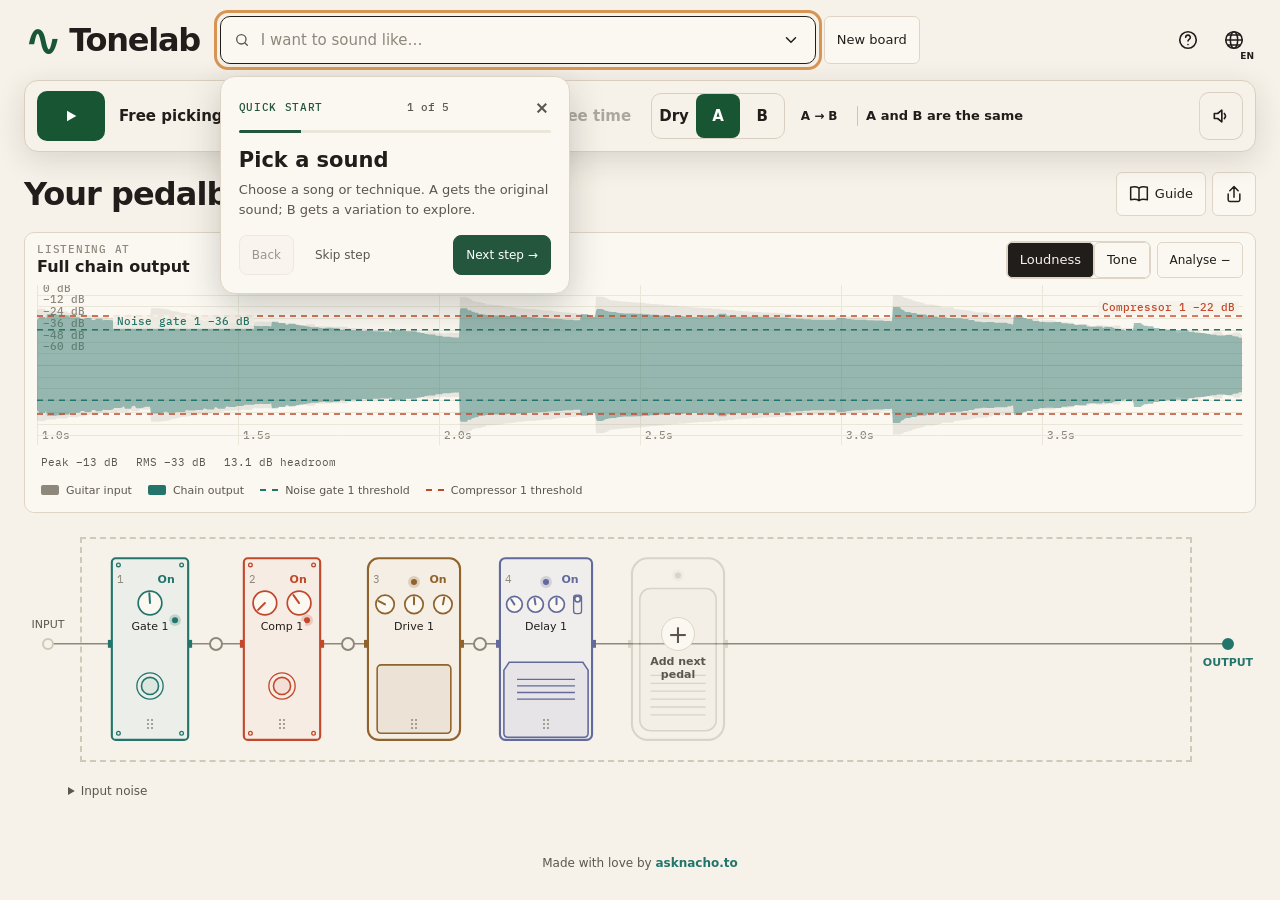
<file: index.html>
<!doctype html>
<html lang="en">
<head>
  <meta charset="utf-8" />
  <script async src="https://www.googletagmanager.com/gtm.js?id=GTM-NVR9H3X4"></script>
  <script>
    window.dataLayer = window.dataLayer || [];
    function gtag(){dataLayer.push(arguments);}
    gtag('js', new Date());
  </script>
  <meta name="viewport" content="width=device-width, initial-scale=1" />
  <title>Tonelab</title>
  <meta name="description" content="See how audio effects reshape a waveform, live." />
  <link rel="preconnect" href="https://fonts.googleapis.com" />
  <link rel="preconnect" href="https://fonts.gstatic.com" crossorigin />
  <link href="https://fonts.googleapis.com/css2?family=IBM+Plex+Mono:wght@400;500&family=IBM+Plex+Sans:wght@400;500;600&display=swap" rel="stylesheet" />
  <link rel="stylesheet" href="css/style.css?v=languages-1" />
</head>
<body>
  <svg class="icon-sprite" aria-hidden="true" xmlns="http://www.w3.org/2000/svg"><defs><symbol id="icon-save" viewBox="0 0 24 24"><path d="M19 21H5a2 2 0 0 1-2-2V5a2 2 0 0 1 2-2h12l4 4v12a2 2 0 0 1-2 2Z"/><path d="M7 3v6h10V3M7 21v-8h10v8"/></symbol><symbol id="icon-share" viewBox="0 0 24 24"><path d="M12 16V3m-5 5 5-5 5 5M5 12v7a2 2 0 0 0 2 2h10a2 2 0 0 0 2-2v-7"/></symbol><symbol id="icon-copy" viewBox="0 0 24 24"><rect x="8" y="8" width="13" height="13" rx="2"/><path d="M16 8V5a2 2 0 0 0-2-2H5a2 2 0 0 0-2 2v9a2 2 0 0 0 2 2h3"/></symbol><symbol id="icon-undo" viewBox="0 0 24 24"><path d="m9 4-5 5 5 5M4 9h9a7 7 0 0 1 0 14"/></symbol><symbol id="icon-book" viewBox="0 0 24 24"><path d="M12 5c-3-2-6-2-10-1v15c4-1 7-1 10 1 3-2 6-2 10-1V4c-4-1-7-1-10 1Zm0 0v15"/></symbol><symbol id="icon-close" viewBox="0 0 24 24"><path d="m6 6 12 12M6 18 18 6"/></symbol><symbol id="icon-left" viewBox="0 0 24 24"><path d="m14 6-6 6 6 6"/></symbol><symbol id="icon-right" viewBox="0 0 24 24"><path d="m10 6 6 6-6 6"/></symbol><symbol id="icon-print" viewBox="0 0 24 24"><path d="M6 9V3h12v6M6 17H4a2 2 0 0 1-2-2v-4a2 2 0 0 1 2-2h16a2 2 0 0 1 2 2v4a2 2 0 0 1-2 2h-2"/><path d="M6 14h12v7H6zM18 12h.01"/></symbol><symbol id="icon-remove" viewBox="0 0 24 24"><path d="M3 6h18M9 6V3h6v3M5 6l1 15h12l1-15M10 10v7m4-7v7"/></symbol><symbol id="icon-play" viewBox="0 0 24 24"><path d="m8 5 11 7-11 7Z"/></symbol><symbol id="icon-stop" viewBox="0 0 24 24"><rect x="6" y="6" width="12" height="12" rx="1"/></symbol><symbol id="icon-audio-file" viewBox="0 0 24 24"><path d="M14 2H6a2 2 0 0 0-2 2v16a2 2 0 0 0 2 2h12a2 2 0 0 0 2-2V8Z"/><path d="M14 2v6h6M12 18v-7l4-1v6"/><ellipse cx="10" cy="18" rx="2" ry="1.5"/><ellipse cx="14" cy="16" rx="2" ry="1.5"/></symbol></defs></svg>
  <header class="masthead">
    <h1><span class="brand-mark" aria-hidden="true">∿</span> Tonelab</h1>
    <div class="tone-hero">
      <label id="tone-pick-label" for="tone-search" class="visually-hidden">I want to sound like</label>
      <div class="combo hero-select" id="tone-combo"><svg class="combo-search" aria-hidden="true" width="16" height="16" viewBox="0 0 24 24" fill="none" stroke="currentColor" stroke-width="2" stroke-linecap="round"><circle cx="11" cy="11" r="7"></circle><path d="M20 20l-3.5-3.5"></path></svg><input id="tone-search" type="text" role="combobox" aria-expanded="false" aria-controls="tone-list" aria-autocomplete="list" autocomplete="off" spellcheck="false" placeholder="I want to sound like…" /><svg aria-hidden="true" width="18" height="18" viewBox="0 0 24 24" fill="none" stroke="currentColor" stroke-width="2" stroke-linecap="round" stroke-linejoin="round"><path d="M6 9l6 6 6-6"></path></svg><ul id="tone-list" class="combo-list" role="listbox" aria-label="Sounds" hidden></ul></div><select id="tone-pick" hidden tabindex="-1" aria-hidden="true"></select>
      <button id="new-board" class="board-button new-board" type="button" aria-label="Start a new pedalboard" title="Start a new pedalboard">New board</button>
    </div>

    <div class="header-help">
      <button type="button" id="open-quick-start" class="quick-start-launch" aria-label="Quick start" title="Quick start"><svg width="22" height="22" viewBox="0 0 24 24" fill="none" stroke="currentColor" stroke-width="1.8" stroke-linecap="round" stroke-linejoin="round" aria-hidden="true"><circle cx="12" cy="12" r="9"/><path d="M9.5 9a2.5 2.5 0 0 1 5 .5c0 1.5-2.5 2-2.5 3.5M12 17h.01"/></svg></button>
      <button type="button" id="switch-language" class="language-switch" aria-label="Switch to Spanish" title="Switch to Spanish"><svg width="22" height="22" viewBox="0 0 24 24" fill="none" stroke="currentColor" stroke-width="1.7" aria-hidden="true"><circle cx="12" cy="12" r="9"/><ellipse cx="12" cy="12" rx="4" ry="9"/><path d="M3 12h18M5 6.5h14M5 17.5h14"/></svg><span id="language-code" aria-hidden="true">EN</span></button>
    </div>
  </header>
  <nav class="player-dock" aria-label="Player">
    <input id="recording-file" type="file" accept="audio/*,.wav,.mp3,.m4a,.aac,.ogg,.flac" hidden />
    <span id="audio-status" class="visually-hidden" role="status">Synthesized guitar</span>
    <div class="dock-bar">
      <button class="listen-button" id="listen" aria-pressed="false" aria-label="Play"><svg class="i-play" aria-hidden="true" width="16" height="16" viewBox="0 0 24 24" fill="currentColor"><path d="M6 4l14 8-14 8z"></path></svg><svg class="i-pause" aria-hidden="true" width="16" height="16" viewBox="0 0 24 24" fill="currentColor"><path d="M6 4h4v16H6zM14 4h4v16h-4z"></path></svg></button>
      <div class="dock-source" role="group" aria-label="Playing source">
        <label class="dock-pattern"><span class="visually-hidden">Playing pattern</span><select id="pattern"><option value="guitar">Free picking</option></select></label>

        <label id="bring-your-own" class="audio-import" for="recording-file" tabindex="0" aria-label="Drop audio here or click to upload a playing pattern" title="Drop audio here or click to upload" aria-describedby="recording-help"><svg class="action-icon" aria-hidden="true"><use href="#icon-audio-file"/></svg><span>Drop audio or <u>upload</u></span></label>
        <span id="recording-help" class="visually-hidden">Open a local audio file. For iOS Voice Memos, share the recording, save it to Files, then choose it here. Audio stays on your device.</span>
      </div>
      <button id="dock-playing" class="dock-tempo" aria-expanded="false" aria-controls="inline-tempo"><span aria-hidden="true">♪</span> <span id="dock-playing-text">126 BPM</span></button>
      <label id="inline-tempo" class="field inline-player-control" hidden><span class="field-label">Tempo <output id="speed-out">126 BPM</output></span><input type="range" id="speed" min="40" max="220" step="1" value="126" /></label>
      <span class="dock-compare-label">Compare</span><span class="dock-break" aria-hidden="true"></span>

      <div class="dock-secondary">
      <div id="dock-bank" class="dock-bank" role="group" aria-label="Compare dry guitar, A and B"><button data-dry aria-pressed="false">Dry</button><button data-bank="A" aria-pressed="true" class="on">A</button><button data-bank="B" aria-pressed="false">B</button></div>
      <button id="copy-bank" class="dock-copy icon-button" type="button" aria-label="Copy A to B" title="Copy A to B"><span id="copy-bank-label">A → B</span></button>
      <span id="dock-whatif" class="dock-whatif"></span>
      <input id="match-volume" type="checkbox" checked hidden aria-label="Match volume" />

      <label id="inline-volume" class="field volume-control inline-player-control" hidden><span class="field-label">Volume</span><input id="volume" type="range" min="0" max="0.8" step="0.01" value="0.2" /></label>
      <button id="dock-volume" class="dock-icon" aria-label="Adjust volume" aria-expanded="false" aria-controls="inline-volume"><svg aria-hidden="true" width="20" height="20" viewBox="0 0 24 24" fill="none" stroke="currentColor" stroke-width="2" stroke-linecap="round" stroke-linejoin="round"><path d="M4 9h4l5-4v14l-5-4H4z"></path><path d="M16 9a4 4 0 010 6"></path></svg></button>
      </div>
    </div>
  </nav>



  <main>


    <section class="journey workspace" aria-labelledby="journey-title">
      <h2 id="journey-title" class="visually-hidden">Your signal</h2>
      <header class="chain-heading"><div class="chain-title-actions"><h2 id="chain-title">Your pedalboard</h2><button id="save-tone" class="board-button labeled-action" aria-label="Save as my sound" title="Save as my sound"><svg class="action-icon" aria-hidden="true"><use href="#icon-save"/></svg><span>Save</span></button></div><div class="board-actions"><button type="button" id="start-guide" class="board-button labeled-action" aria-label="Full board guide" title="Full board guide"><svg class="action-icon" aria-hidden="true"><use href="#icon-book"/></svg><span>Guide</span></button><button id="share-board" class="board-button icon-button" aria-label="Share pedalboard" title="Share pedalboard"><svg class="action-icon" aria-hidden="true"><use href="#icon-share"/></svg></button></div></header>
        <form id="save-sound-form" class="save-sound-form" hidden><label for="sound-name">Name your sound</label><input id="sound-name" maxlength="60" required autocomplete="off" /><button class="board-button" type="submit">Save sound</button><button class="board-button" type="button" id="cancel-save">Cancel</button></form>
        <section class="scope-disclosure" aria-label="Compare sound with and without effects">
        <div class="chain-strip-wrap">
          <ol id="chain-strip" class="chain-strip" aria-label="Signal chain: tap a pedal to tweak it, a dot to listen there"></ol>
          <p class="strip-hint">Tap a pedal to tweak it, a dot to listen there · <button type="button" id="strip-add" class="link-button">+ Add</button></p>
        </div>
        <div class="scope-card">
          <div class="lab-tools">
            <span class="listening-at"><span class="field-label">Listening at</span> <strong id="scope-caption">What you hear</strong></span>
            <div class="segmented view-toggle" role="group" aria-label="Show"><button data-view="level" class="on" aria-pressed="true">Loudness</button><button data-view="tone" aria-pressed="false">Tone</button></div>
            <div class="segmented" id="monitor" aria-label="Hear" hidden>
              <button data-value="dry">Dry input</button><button data-value="wet" class="on">With effects</button>
            </div>
            <button type="button" id="expand-scope" class="scope-expand" aria-expanded="false" aria-controls="scope-plot" aria-label="Expand waveform" title="Expand waveform">⤢</button>
          </div>
          <div class="scope-wrap" id="scope-plot">
            <canvas id="scope" class="scope"></canvas>
            <canvas id="lanes" class="lanes" hidden></canvas>
          </div>
          <div class="signal-metrics" aria-label="Signal levels"><span id="signal-peak">Peak —</span><span id="signal-rms">RMS —</span><span id="signal-headroom">Headroom —</span></div>
          <ul class="legend">
            <li><i class="sw sw-in"></i>Input (dry)</li>
            <li><i class="sw sw-out"></i>Output</li>
            <li class="lg-gate"><i class="sw sw-dash gate"></i>Gate threshold</li>
            <li class="lg-comp"><i class="sw sw-dash comp"></i>Compressor threshold</li>
          </ul>
          <p class="journey-meta"><span id="journey-slot"></span> · <span id="view-hint"></span> · <button id="toggle-meters" class="link-button" aria-expanded="false">Show meters</button></p>
        </div>
        </section>

      <div class="workspace-top">
    <section class="chain-editor" aria-labelledby="chain-title">

      <div id="undo-toast" class="undo-toast" role="status" hidden><svg aria-hidden="true" width="14" height="14" viewBox="0 0 24 24" fill="none" stroke="currentColor" stroke-width="3" stroke-linecap="round"><path d="M5 12l5 5L20 7"></path></svg><span id="undo-text"></span><button id="undo-button" class="icon-button" aria-label="Undo last change" title="Undo last change"><svg class="action-icon" aria-hidden="true"><use href="#icon-undo"/></svg></button></div>
      <div class="comparison-bar" hidden><span id="board-slot" class="board-slot"></span><span id="save-status" class="visually-hidden" role="status"></span></div>
      <p class="chain-hint visually-hidden">Select a pedal to edit · use On/Off to bypass · drag to reorder</p>
      <div class="board-scroll" role="region" aria-label="Pedalboard: swipe horizontally to see more pedals" tabindex="0">
      <div class="signal-path">
        <svg id="cables" class="cables" aria-hidden="true"></svg>
        <button type="button" class="endpoint endpoint-input" aria-label="Listen to dry guitar" title="Listen to dry guitar" aria-pressed="false">Input <i aria-hidden="true"></i></button>
        <div class="drop-area" aria-label="Effect drop area"><ol id="effect-order" aria-label="Effects, processed in numbered order"></ol><p id="empty-chain" hidden></p></div>
        <button type="button" class="endpoint endpoint-output" aria-label="Listen to full chain output" title="Listen to full chain output" aria-pressed="true"><i aria-hidden="true"></i>Output</button>
        <div class="listening-points" role="group" aria-label="Listen between pedals"></div>
      </div>
      </div>
      <details class="board-noise"><summary>Input noise</summary><label class="field noise-control"><span class="field-label">Simulated noise <output id="noise-out">−48 dB</output></span><input type="range" id="noise" aria-label="Simulated input noise" min="-80" max="-20" step="1" value="-48" /><span class="noise-hint">Add background hiss to try the noise gate.</span></label></details>
      <p id="order-status" class="order-status visually-hidden" role="status" aria-live="polite"></p>
    </section>



      </div>

      <div class="workspace-side">
      <section id="effect-settings" class="inspector" aria-labelledby="settings-title" hidden>
        <header class="sheet-head"><div id="selected-pedal-preview" aria-hidden="true"></div><div><span id="settings-state" class="field-label"></span><h2 id="settings-title"></h2></div><div class="inspector-head-actions"><span id="pedal-saved" class="pedal-saved" role="status"></span><button type="button" id="mobile-pedal-guide" class="board-button" aria-haspopup="dialog" aria-controls="pedal-guide-dialog">Guide</button><button class="sheet-close icon-button board-button" aria-label="Close effect settings" title="Close effect settings"><svg class="action-icon" aria-hidden="true"><use href="#icon-close"/></svg></button></div></header>
        <div id="inspector-empty" hidden><h2>It’s quiet here</h2><svg class="quiet-amp" viewBox="0 0 220 250" role="img" aria-label="Guitar amplifier with control knobs and speaker grille">
            <defs><pattern id="amp-grille" width="7" height="7" patternUnits="userSpaceOnUse"><path d="M0 0L7 7M7 0L0 7"/></pattern></defs>
            <rect x="14" y="8" width="192" height="234" rx="14"/>
            <rect x="23" y="18" width="174" height="46" rx="6"/>
            <circle cx="47" cy="41" r="12"/><circle cx="47" cy="41" r="6"/>
            <circle cx="82" cy="41" r="11"/><path d="M82 41V33"/>
            <circle cx="116" cy="41" r="11"/><path d="M116 41l8-3"/>
            <circle cx="150" cy="41" r="11"/><path d="M150 41l-4-7"/>
            <circle cx="181" cy="41" r="3"/>
            <rect x="26" y="74" width="168" height="151" rx="5"/>
            <rect class="amp-grille" x="31" y="79" width="158" height="141" rx="2"/>
            <path d="M10 112h4v22h-4zM206 112h4v22h-4z"/>
          </svg></div>
        <div class="inspector-status"></div>
        <div class="inspector-tabs" role="group" aria-label="Pedal view"><button type="button" id="tab-controls" aria-pressed="true">Controls</button><button type="button" id="tab-guide" aria-pressed="false">Guide</button></div>
        <div class="model-row"><label class="model-pick"><span class="field-label">Pedal model</span><span class="select-wrap"><select id="pedal-model"></select><svg aria-hidden="true" width="18" height="18" viewBox="0 0 24 24" fill="none" stroke="currentColor" stroke-width="2"><path d="M6 9l6 6 6-6"></path></svg></span></label></div>
        <div id="inspector-controls">
        <div class="settings-body"><div class="params" id="pedal-params"></div></div>
        <p id="pedal-note" class="pedal-note"></p>
        <p id="pedal-diff" class="journey-diff" hidden></p>
        <button id="inspect-pedal" class="board-button icon-button" aria-label="Hear this pedal" title="Hear this pedal"><svg class="action-icon" aria-hidden="true"><use href="#icon-play"/></svg></button>
        <details class="more-pedal-settings">
          <summary>More pedal settings</summary>
          <p class="advanced-controls-hint">All available controls for this effect are shown while More is open.</p>
          <figure class="curve" id="pedal-curve-wrap"><canvas id="pedal-curve"></canvas><figcaption><span class="badge" id="pedal-state"></span><span class="readout" id="pedal-readout"></span></figcaption></figure>

          <div class="sheet-actions"><button id="pedal-earlier" class="labeled-action" aria-label="Move pedal earlier" title="Move pedal earlier"><svg class="action-icon" aria-hidden="true"><use href="#icon-left"/></svg><span>Move left</span></button><button id="pedal-later" class="labeled-action" aria-label="Move pedal later" title="Move pedal later"><svg class="action-icon" aria-hidden="true"><use href="#icon-right"/></svg><span>Move right</span></button><button id="duplicate-pedal" class="labeled-action" aria-label="Duplicate pedal" title="Duplicate pedal"><svg class="action-icon" aria-hidden="true"><use href="#icon-copy"/></svg><span>Duplicate</span></button><button id="remove-pedal" class="labeled-action" aria-label="Remove pedal" title="Remove pedal"><svg class="action-icon" aria-hidden="true"><use href="#icon-remove"/></svg><span>Remove</span></button></div>
        </details>
        </div>
        <div id="inspector-guide" hidden>
          <p id="guide-note" class="guide-note"></p>
          <section id="guide-playing" class="guide-playing" aria-labelledby="guide-playing-title">
            <h3 id="guide-playing-title">How to play it</h3>
            <p id="guide-intro"></p><p id="guide-tip"></p>
          </section>
          <details id="guide-settings" class="guide-settings" open><summary>View settings</summary><p id="guide-values" class="guide-values"></p><p id="guide-diff" class="journey-diff" hidden></p></details>
          <nav class="guide-navigation" aria-label="Pedal guide navigation">
            <button type="button" id="guide-prev" class="board-button"><svg class="action-icon" aria-hidden="true"><use href="#icon-left"/></svg><span>Previous</span></button>
            <span id="guide-position" role="status" aria-live="polite" aria-atomic="true"></span>
            <button type="button" id="guide-next" class="board-button"><span>Next</span><svg class="action-icon" aria-hidden="true"><use href="#icon-right"/></svg></button>
          </nav>
        </div>
      </section>

      <section class="compare-card" aria-labelledby="compare-title" hidden>
        <h3 id="compare-title" class="steps-title">Compare A and B</h3>
        <p id="tone-summary" class="tone-summary"></p>
        <div id="compare-bank" class="slot-row">
        <div class="slot"><button data-bank="A" aria-pressed="true" class="slot-key on">A</button><div class="select-wrap"><select id="slot-A"></select><svg aria-hidden="true" width="18" height="18" viewBox="0 0 24 24" fill="none" stroke="currentColor" stroke-width="2" stroke-linecap="round" stroke-linejoin="round"><path d="M6 9l6 6 6-6"></path></svg></div></div>
        <div class="slot"><button data-bank="B" aria-pressed="false" class="slot-key">B</button><div class="select-wrap"><select id="slot-B"></select><svg aria-hidden="true" width="18" height="18" viewBox="0 0 24 24" fill="none" stroke="currentColor" stroke-width="2" stroke-linecap="round" stroke-linejoin="round"><path d="M6 9l6 6 6-6"></path></svg></div></div>
      </div>

        <div id="whatif-box" class="whatif-box">
        <h3 id="whatif-title"></h3>
        <p id="whatif-text"></p>
        <div class="whatif-hear"><button data-hear="A">Hear A</button><button data-hear="B">Hear B</button></div>
      </div>
      </section>
      </div>

    </section>

    <dialog id="pedal-guide-dialog" class="effect-dialog pedal-guide-dialog" aria-labelledby="pedal-guide-title">
      <header class="sheet-head"><div><span class="field-label">Pedal guide</span><h2 id="pedal-guide-title"></h2></div><button type="button" class="sheet-close icon-button" aria-label="Close pedal guide"><svg class="action-icon" aria-hidden="true"><use href="#icon-close"/></svg></button></header>
      <div id="mobile-guide-content"></div>
    </dialog>

    <dialog id="board-guide-dialog" class="effect-dialog board-guide-dialog" aria-labelledby="board-guide-title">
      <header class="sheet-head"><div><h2 id="board-guide-title">Full board guide</h2><p id="board-guide-tone"></p></div><button type="button" class="sheet-close icon-button" aria-label="Close full board guide"><svg class="action-icon" aria-hidden="true"><use href="#icon-close"/></svg></button></header>
      <div class="full-guide">
        <button type="button" id="print-guide" class="board-button"><svg class="action-icon" aria-hidden="true"><use href="#icon-print"/></svg> Print board guide</button>
        <p id="journey-play" class="journey-play"></p>
        <ol id="journey-steps" class="journey-steps" aria-label="Your signal, pedal by pedal"></ol>
        <p id="journey-tip" class="journey-tip"></p>
      </div>
    </dialog>

    <dialog id="effect-library" class="effect-dialog" aria-labelledby="library-title">
      <header class="sheet-head"><div><h2 id="library-title">Add an effect</h2><p>Every pedal has its own settings. Add any effect again.</p></div><button class="sheet-close icon-button" aria-label="Close effect library" title="Close effect library"><svg class="action-icon" aria-hidden="true"><use href="#icon-close"/></svg></button></header>
      <p class="library-hint">Grouped by signal-chain stage. Experiment with any order on your board.</p><div id="effect-choices"></div>
    </dialog>
    <dialog id="share-dialog" class="effect-dialog" aria-labelledby="share-title"><header class="sheet-head"><h2 id="share-title">Share your board</h2><button class="sheet-close icon-button" aria-label="Close share dialog" title="Close share dialog"><svg class="action-icon" aria-hidden="true"><use href="#icon-close"/></svg></button></header><label>Copy this link<input id="share-link" type="text" readonly /></label><div class="share-actions"><button type="button" id="copy-share-link" class="board-button">Copy link</button><span id="share-copy-status" role="status"></span></div><p>Includes both pedalboards. Your audio recording stays on your device.</p></dialog>
    <dialog id="new-board-dialog" class="effect-dialog" aria-labelledby="new-board-title"><header class="sheet-head"><h2 id="new-board-title">Start a new pedalboard?</h2><button type="button" class="sheet-close icon-button" aria-label="Close new board dialog"><svg class="action-icon" aria-hidden="true"><use href="#icon-close"/></svg></button></header><p>This clears A and B. Your saved sounds stay in My sounds, and you can undo this change.</p><div class="dialog-actions"><button type="button" class="board-button" id="cancel-new-board">Keep editing</button><button type="button" class="board-button" id="confirm-new-board">Start new board</button></div></dialog>
  </main>
  <p id="recording-error" class="recording-error" role="alert" hidden><span></span><button type="button" aria-label="Dismiss upload error">×</button></p>
  <footer class="site-footer"><span class="site-credit">Made with love by <a href="https://asknacho.to" target="_blank" rel="noopener noreferrer">asknacho.to</a></span></footer>

  <aside id="quick-start-tour" class="quick-start-tour" role="region" aria-label="Quick start guide" aria-live="polite" hidden>
    <header class="quick-start-meta"><span>QUICK START</span><span id="quick-start-count">1 of 5</span><button type="button" id="close-quick-start" aria-label="Close quick start">×</button></header>
    <div class="quick-start-progress" aria-hidden="true"><span id="quick-start-progress-fill"></span></div>
    <h2 id="quick-start-title"></h2>
    <p id="quick-start-copy"></p>
    <div class="quick-start-actions"><button type="button" id="quick-start-back">Back</button><button type="button" id="quick-start-skip">Skip step</button><button type="button" id="quick-start-next">Next step <span aria-hidden="true">→</span></button></div>
  </aside>

  <script src="js/dsp.js"></script>
  <script src="js/locales/es.js?v=languages-1"></script>
  <script src="js/i18n.js?v=languages-1"></script>
  <script src="js/pedals.js?v=languages-1"></script>
  <script src="js/app.js?v=languages-1"></script>
</body>
</html>
</file>
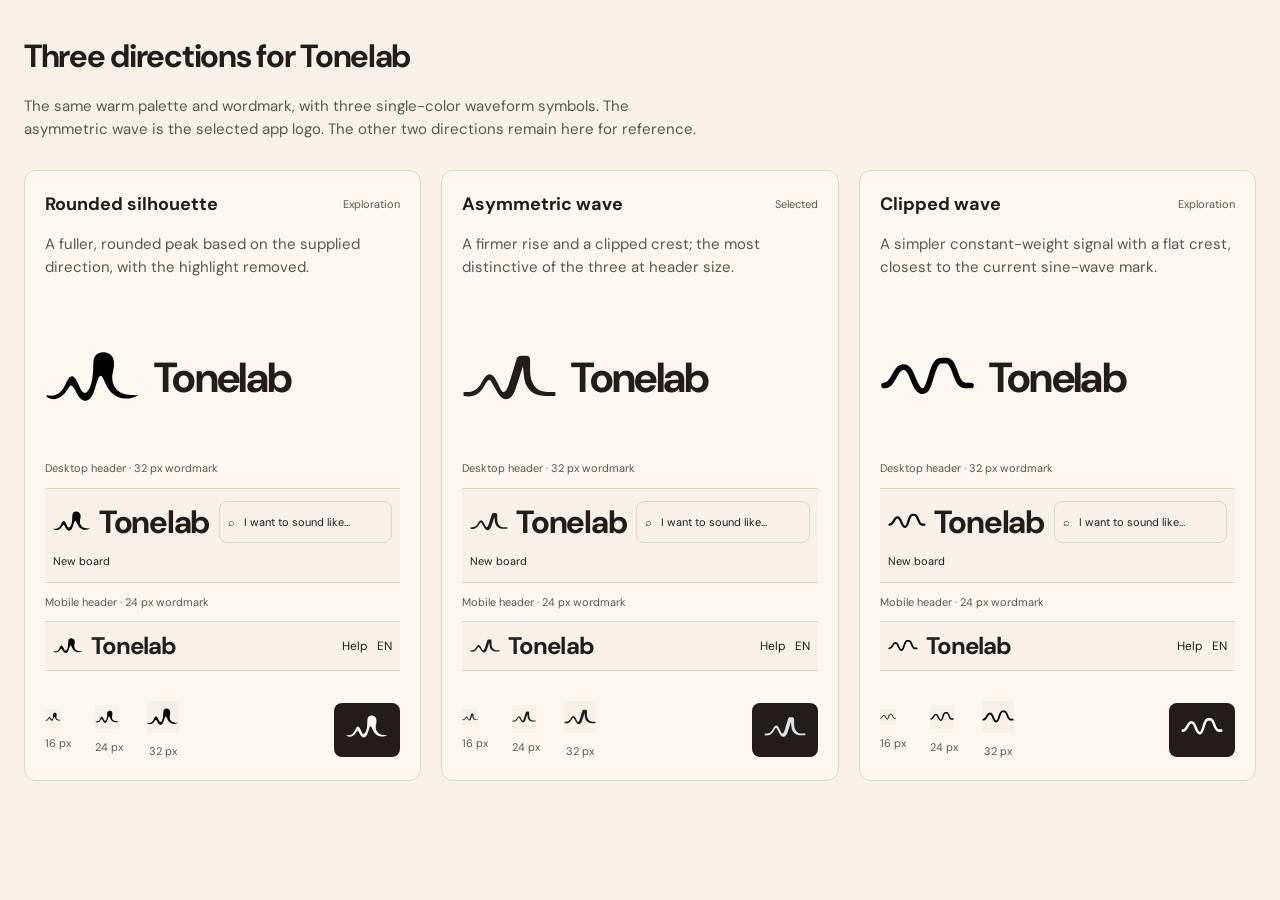
<file: mockups/logo-comparison.html>
<!doctype html><html lang="en"><head><meta charset="utf-8"><meta name="viewport" content="width=device-width,initial-scale=1"><title>Tonelab · Logo explorations</title><link href="https://fonts.googleapis.com/css2?family=DM+Sans:wght@400;500;600;700&display=swap" rel="stylesheet"><style>
*{box-sizing:border-box}body{margin:0;background:#f7f2e9;color:#211d1b;font:15px/1.5 'DM Sans',sans-serif}main{max-width:1448px;margin:auto;padding:32px 24px}h1{font-size:32px;letter-spacing:-.04em;margin:0}header>p{max-width:680px;color:#5b574d}.grid{display:grid;grid-template-columns:repeat(3,minmax(0,1fr));gap:20px;margin-top:30px}article{border:1px solid #ded5c7;border-radius:12px;padding:20px;background:#fbf8f2}h2{font-size:18px;margin:0}.variant-head{display:flex;align-items:center;justify-content:space-between;gap:8px}.variant-head span,.caption,figcaption{font-size:11px;color:#5b574d}article>p:not(.caption){min-height:68px;color:#5b574d}.lockup{display:flex;align-items:center;gap:14px;padding:30px 0 40px}.lockup img{width:95px}.lockup strong{font-size:42px;letter-spacing:-.04em}.desktop,.mobile{display:flex;align-items:center;gap:10px;padding:12px 8px;background:#f7f2e9;border-block:1px solid #ded5c7}.desktop{flex-wrap:wrap}.brand{display:flex;align-items:center;gap:8px;white-space:nowrap}.brand img{width:38px}.brand strong{font-size:32px;line-height:1;letter-spacing:-.04em}.desktop>span{font-size:11px}.search{font-size:11px;padding:12px 8px;border:1px solid #ded5c7;border-radius:8px;flex:1;min-width:140px}.mobile{width:100%;max-width:360px;justify-content:space-between}.mobile .brand img{width:30px}.mobile .brand strong{font-size:24px}.mobile>span{font-size:12px}.sizes{display:flex;gap:24px;align-items:center;margin-top:30px}figure{margin:0;text-align:center}.favicon{display:grid;place-items:center;background:#f7f2e9}.favicon img{width:100%;height:100%}figcaption{margin-top:10px}.ink{margin-left:auto;background:#211d1b;padding:12px;border-radius:8px}.ink img{width:42px;filter:invert(1)}@media(max-width:1100px){.grid{grid-template-columns:1fr}article>p:not(.caption){min-height:0}.desktop{max-width:800px}.lockup{padding:20px 0}.desktop .search{max-width:500px}}
</style></head><body><main><header><h1>Three directions for Tonelab</h1><p>The same warm palette and wordmark, with three single-color waveform symbols. The asymmetric wave is the selected app logo. The other two directions remain here for reference.</p></header><div class="grid"><article><div class="variant-head"><h2>Rounded silhouette</h2><span>Exploration</span></div><p>A fuller, rounded peak based on the supplied direction, with the highlight removed.</p>
 <div class="lockup"><img src="../assets/logo/rounded.svg" alt="Rounded silhouette symbol"><strong>Tonelab</strong></div>
 <p class="caption">Desktop header · 32 px wordmark</p><div class="desktop"><div class="brand"><img src="../assets/logo/rounded.svg" alt=""><strong>Tonelab</strong></div><div class="search">⌕ &nbsp; I want to sound like…</div><span>New board</span></div>
 <p class="caption">Mobile header · 24 px wordmark</p><div class="mobile"><div class="brand"><img src="../assets/logo/rounded.svg" alt=""><strong>Tonelab</strong></div><span>Help &nbsp; EN</span></div>
 <div class="sizes"><figure><div class="favicon" style="width:16px;height:16px"><img src="../assets/logo/rounded.svg" alt="Rounded silhouette at 16 pixels"></div><figcaption>16 px</figcaption></figure><figure><div class="favicon" style="width:24px;height:24px"><img src="../assets/logo/rounded.svg" alt="Rounded silhouette at 24 pixels"></div><figcaption>24 px</figcaption></figure><figure><div class="favicon" style="width:32px;height:32px"><img src="../assets/logo/rounded.svg" alt="Rounded silhouette at 32 pixels"></div><figcaption>32 px</figcaption></figure><div class="ink"><img src="../assets/logo/rounded.svg" alt="Reversed symbol"></div></div></article><article><div class="variant-head"><h2>Asymmetric wave</h2><span>Selected</span></div><p>A firmer rise and a clipped crest; the most distinctive of the three at header size.</p>
 <div class="lockup"><img src="../assets/logo/asymmetric.svg" alt="Asymmetric wave symbol"><strong>Tonelab</strong></div>
 <p class="caption">Desktop header · 32 px wordmark</p><div class="desktop"><div class="brand"><img src="../assets/logo/asymmetric.svg" alt=""><strong>Tonelab</strong></div><div class="search">⌕ &nbsp; I want to sound like…</div><span>New board</span></div>
 <p class="caption">Mobile header · 24 px wordmark</p><div class="mobile"><div class="brand"><img src="../assets/logo/asymmetric.svg" alt=""><strong>Tonelab</strong></div><span>Help &nbsp; EN</span></div>
 <div class="sizes"><figure><div class="favicon" style="width:16px;height:16px"><img src="../assets/logo/asymmetric.svg" alt="Asymmetric wave at 16 pixels"></div><figcaption>16 px</figcaption></figure><figure><div class="favicon" style="width:24px;height:24px"><img src="../assets/logo/asymmetric.svg" alt="Asymmetric wave at 24 pixels"></div><figcaption>24 px</figcaption></figure><figure><div class="favicon" style="width:32px;height:32px"><img src="../assets/logo/asymmetric.svg" alt="Asymmetric wave at 32 pixels"></div><figcaption>32 px</figcaption></figure><div class="ink"><img src="../assets/logo/asymmetric.svg" alt="Reversed symbol"></div></div></article><article><div class="variant-head"><h2>Clipped wave</h2><span>Exploration</span></div><p>A simpler constant-weight signal with a flat crest, closest to the current sine-wave mark.</p>
 <div class="lockup"><img src="../assets/logo/clipped.svg" alt="Clipped wave symbol"><strong>Tonelab</strong></div>
 <p class="caption">Desktop header · 32 px wordmark</p><div class="desktop"><div class="brand"><img src="../assets/logo/clipped.svg" alt=""><strong>Tonelab</strong></div><div class="search">⌕ &nbsp; I want to sound like…</div><span>New board</span></div>
 <p class="caption">Mobile header · 24 px wordmark</p><div class="mobile"><div class="brand"><img src="../assets/logo/clipped.svg" alt=""><strong>Tonelab</strong></div><span>Help &nbsp; EN</span></div>
 <div class="sizes"><figure><div class="favicon" style="width:16px;height:16px"><img src="../assets/logo/clipped.svg" alt="Clipped wave at 16 pixels"></div><figcaption>16 px</figcaption></figure><figure><div class="favicon" style="width:24px;height:24px"><img src="../assets/logo/clipped.svg" alt="Clipped wave at 24 pixels"></div><figcaption>24 px</figcaption></figure><figure><div class="favicon" style="width:32px;height:32px"><img src="../assets/logo/clipped.svg" alt="Clipped wave at 32 pixels"></div><figcaption>32 px</figcaption></figure><div class="ink"><img src="../assets/logo/clipped.svg" alt="Reversed symbol"></div></div></article></div></main></body></html>
</file>
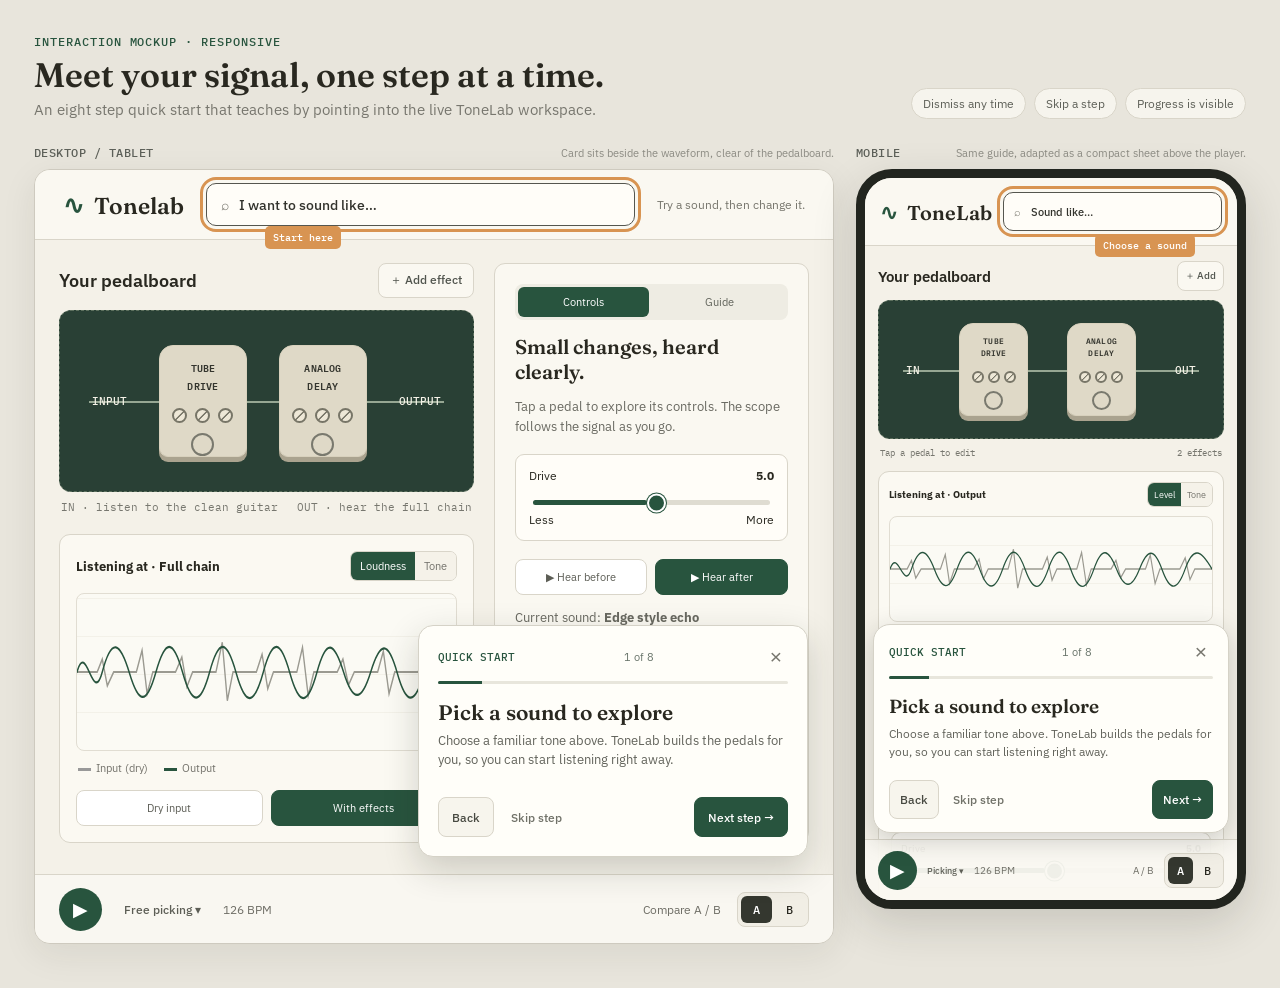
<file: mockups/quick-start.html>
<!doctype html>
<html lang="en">
<head>
  <meta charset="utf-8" />
  <meta name="viewport" content="width=device-width, initial-scale=1" />
  <title>ToneLab · Quick start mockup</title>
  <link rel="preconnect" href="https://fonts.googleapis.com" />
  <link rel="preconnect" href="https://fonts.gstatic.com" crossorigin />
  <link href="https://fonts.googleapis.com/css2?family=Fraunces:opsz,wght@9..144,400;9..144,600&family=IBM+Plex+Mono:wght@400;500&family=IBM+Plex+Sans:wght@400;500;600&display=swap" rel="stylesheet" />
  <style>
    :root { --paper:#f4f1e8; --card:#fffdf7; --ink:#292820; --muted:#77766e; --rule:#d9d5c9; --green:#28543e; --green2:#dce8dc; --accent:#ca7451; --sans:'IBM Plex Sans',sans-serif; --serif:'Fraunces',serif; --mono:'IBM Plex Mono',monospace; }
    * { box-sizing:border-box; }
    body { margin:0; background:#e8e5dc; color:var(--ink); font-family:var(--sans); }
    .page { max-width:1440px; margin:auto; padding:34px 34px 44px; }
    .intro { display:flex; align-items:end; justify-content:space-between; gap:24px; margin:0 auto 26px; max-width:1320px; }
    .eyebrow { color:var(--green); font:500 12px var(--mono); letter-spacing:.08em; text-transform:uppercase; }
    h1 { margin:8px 0 6px; font:600 34px/1.1 var(--serif); }
    .intro p { margin:0; color:var(--muted); font-size:15px; }
    .legend { display:flex; gap:8px; flex-wrap:wrap; justify-content:end; }
    .legend span { border:1px solid var(--rule); border-radius:999px; padding:7px 11px; color:#5e6058; background:#f6f4ed; font-size:12px; }
    .previews { display:grid; grid-template-columns:minmax(0,1.6fr) minmax(360px,.78fr); gap:22px; align-items:start; max-width:1320px; margin:auto; }
    .preview-label { display:flex; justify-content:space-between; align-items:center; margin:0 0 9px; color:#5d6059; font:500 12px var(--mono); letter-spacing:.04em; text-transform:uppercase; }
    .preview-label small { color:#8c8b83; font:400 11px var(--sans); text-transform:none; letter-spacing:0; }
    .screen { min-height:740px; position:relative; overflow:hidden; border:1px solid #cecabf; border-radius:16px; background:var(--paper); box-shadow:0 10px 35px #25251c14; }
    .topbar { height:70px; padding:0 28px; display:flex; align-items:center; gap:22px; border-bottom:1px solid var(--rule); background:#faf8f1; }
    .brand { font:600 23px var(--serif); white-space:nowrap; }
    .brand b { color:var(--green); font-size:25px; margin-right:5px; }
    .search { display:flex; align-items:center; gap:10px; height:43px; flex:1; max-width:480px; padding:0 14px; border:1.5px solid #55564f; border-radius:10px; background:#fffdf8; color:#6e6d64; font-size:14px; }
    .search strong { color:#33332d; font-weight:500; }
    .topnote { margin-left:auto; color:#77766d; font-size:12px; }
    .desktop-main { display:grid; grid-template-columns:minmax(0,1.25fr) minmax(315px,.8fr); gap:20px; padding:23px 24px 100px; }
    .board-title { display:flex; justify-content:space-between; align-items:center; margin:0 0 12px; font-size:18px; font-weight:600; }
    .board-title button { border:1px solid var(--rule); background:#faf8f1; border-radius:8px; color:#51554e; padding:8px 11px; font:500 12px var(--sans); }
    .board { min-height:182px; display:flex; align-items:center; justify-content:space-around; position:relative; padding:24px 16px; border:1px dashed #5d705e; border-radius:12px; background:#294035; }
    .cable { position:absolute; left:7%; right:7%; top:50%; height:2px; background:#b2c1ab; opacity:.8; }
    .endpoint,.pedal { z-index:1; position:relative; }
    .endpoint { color:#f5f2e8; font:500 11px var(--mono); }
    .pedal { width:88px; height:112px; border:1px solid #d8d1bd; border-radius:14px 14px 9px 9px; background:#dfd9c7; box-shadow:0 5px 0 #aaa38f; text-align:center; padding:12px 7px; }
    .pedal-label { color:#34352e; font:600 10px var(--mono); letter-spacing:.02em; }
    .knobs { display:flex; justify-content:center; gap:8px; margin:14px 0 10px; }
    .knobs i { display:block; width:15px; height:15px; border:2px solid #777567; border-radius:50%; background:linear-gradient(135deg,#eee8d7 45%,#777567 48%,#777567 54%,#eee8d7 58%); }
    .footswitch { width:23px; height:23px; margin:auto; border:2px solid #79796e; border-radius:50%; }
    .board-caption { display:flex; justify-content:space-between; color:#77776f; margin:8px 2px 20px; font:11px var(--mono); }
    .scope-card { border:1px solid var(--rule); border-radius:11px; background:#fbf9f2; padding:16px; }
    .scope-heading { display:flex; justify-content:space-between; align-items:center; gap:12px; font-size:13px; }
    .seg { display:flex; border:1px solid var(--rule); border-radius:7px; overflow:hidden; }
    .seg span { padding:7px 9px; color:#74736c; background:#f5f2e9; font-size:11px; white-space:nowrap; }
    .seg .on { color:white; background:var(--green); }
    .wave { display:block; width:100%; height:158px; margin-top:12px; border:1px solid #e1ddd2; border-radius:8px; background:repeating-linear-gradient(0deg,#fbfaf4 0,#fbfaf4 37px,#ebe8dd 38px), repeating-linear-gradient(90deg,transparent 0,transparent 58px,#ebe8dd 59px); }
    .wave path { fill:none; stroke-width:2.2; stroke-linecap:round; }
    .wave .dry { stroke:#9b9a91; }
    .wave .wet { stroke:#28543e; }
    .scope-legend { display:flex; gap:16px; margin:10px 2px 0; color:#73726b; font-size:11px; }
    .scope-legend i { display:inline-block; width:13px; height:3px; background:#999; vertical-align:middle; margin-right:5px; }
    .scope-legend span+span i { background:var(--green); }
    .read-panel { min-height:350px; border:1px solid var(--rule); border-radius:11px; background:#faf8f1; padding:20px; }
    .read-panel h3 { margin:0 0 6px; font:600 20px var(--serif); }
    .read-panel p { color:#696961; font-size:13px; line-height:1.5; }
    .panel-tabs { display:flex; gap:5px; margin:0 0 14px; padding:3px; border-radius:8px; background:#eeece3; }
    .panel-tabs span { flex:1; padding:8px; border-radius:6px; color:#60625a; text-align:center; font-size:11px; }
    .panel-tabs span:first-child { background:var(--green); color:white; }
    .panel-tabs .guide-tab { cursor:pointer; }
    .guide-copy { display:none; }
    .read-panel.show-guide .controls-copy { display:none; }
    .read-panel.show-guide .guide-copy { display:block; }
    .mini-control { margin:18px 0; padding:13px; border:1px solid var(--rule); border-radius:9px; background:#fffdf8; }
    .mini-control label { display:flex; justify-content:space-between; font-size:12px; }
    .slider { height:5px; margin:17px 4px 7px; border-radius:9px; background:#dfdcd1; position:relative; }
    .slider:before { content:''; position:absolute; inset:0 52% 0 0; border-radius:9px; background:var(--green); }
    .slider:after { content:''; position:absolute; left:48%; top:50%; width:15px; height:15px; border:2px solid white; border-radius:50%; background:var(--green); transform:translateY(-50%); box-shadow:0 0 0 1px var(--green); }
    .sound-row { display:flex; gap:8px; margin-top:15px; }
    .sound-row span { flex:1; padding:10px 8px; border:1px solid var(--rule); border-radius:8px; background:white; color:#5c5d55; text-align:center; font-size:11px; }
    .sound-row .active { background:var(--green); color:white; border-color:var(--green); }
    .player { position:absolute; z-index:2; inset:auto 0 0; height:69px; display:flex; align-items:center; gap:16px; padding:0 24px; border-top:1px solid var(--rule); background:#faf8f2f2; }
    .play { height:43px; width:43px; border:0; border-radius:50%; background:var(--green); color:white; font-size:19px; }
    .player small { color:#6f6e66; font-size:12px; }
    .player .pattern { border:0; background:transparent; color:#5d5e56; font:500 12px var(--sans); }
    .player .grow { margin-left:auto; }
    .ab { display:flex; padding:3px; gap:2px; border:1px solid var(--rule); border-radius:8px; background:#f1eee5; }
    .ab b { padding:6px 12px; border-radius:6px; font:500 12px var(--mono); }
    .ab .selected { background:#34372f; color:white; }
    .tour-card { position:absolute; z-index:4; right:25px; bottom:86px; width:min(390px,calc(100% - 50px)); padding:19px; border:1px solid #d5d2c7; border-radius:15px; background:#fffef9; box-shadow:0 12px 35px #20251b30; }
    .tour-meta { display:flex; justify-content:space-between; align-items:center; color:#677369; font-size:11px; }
    .tour-meta b { font:500 11px var(--mono); color:var(--green); }
    .close { border:0; background:none; color:#77766e; font-size:21px; line-height:1; }
    .progress { height:3px; margin:13px 0 15px; overflow:hidden; border-radius:4px; background:#e8e6dc; }
    .progress i { display:block; height:100%; width:25%; background:var(--green); transition:width .2s; }
    .tour-card h2 { margin:0 0 7px; font:600 21px var(--serif); }
    .tour-card p { min-height:48px; margin:0; color:#62635b; font-size:13px; line-height:1.45; }
    .tour-actions { display:flex; align-items:center; gap:8px; margin-top:17px; }
    .tour-actions button { min-height:40px; border:1px solid var(--rule); border-radius:8px; padding:0 13px; background:#f7f5ed; color:#474941; font:500 12px var(--sans); }
    .tour-actions .next { margin-left:auto; border-color:var(--green); background:var(--green); color:white; }
    .tour-actions .skip { padding-inline:8px; border-color:transparent; background:transparent; color:#707168; }
    .screen[data-step="2"] .progress i { width:25%; }
    .screen[data-step="3"] .progress i { width:37.5%; }
    .screen[data-step="4"] .progress i { width:50%; }
    .screen[data-step="5"] .progress i { width:62.5%; }
    .screen[data-step="6"] .progress i { width:75%; }
    .screen[data-step="7"] .progress i { width:87.5%; }
    .screen[data-step="8"] .progress i { width:100%; }
    .spotlight { outline:3px solid #d89452; outline-offset:3px; border-radius:11px; position:relative; }
    .target-note { display:none; position:absolute; z-index:3; padding:5px 8px; border-radius:5px; background:#d89452; color:#fff; font:500 10px var(--mono); white-space:nowrap; }
    .screen[data-step="1"] .search { outline:3px solid #d89452; outline-offset:3px; }
    .screen[data-step="1"] .target-note.search-note { display:block; top:56px; left:230px; }
    .screen[data-step="2"] .play { outline:3px solid #d89452; outline-offset:3px; }
    .screen[data-step="2"] .target-note.play-note { display:block; bottom:64px; left:28px; }
    .screen[data-step="3"] .pattern { outline:3px solid #d89452; outline-offset:3px; }
    .screen[data-step="4"] .scope-card { outline:3px solid #d89452; outline-offset:3px; }
    .screen[data-step="5"] .ab { outline:3px solid #d89452; outline-offset:3px; }
    .screen[data-step="6"] .pedal:nth-of-type(2) { outline:3px solid #d89452; outline-offset:3px; }
    .screen[data-step="7"] .mini-control { outline:3px solid #d89452; outline-offset:3px; }
    .screen[data-step="8"] .guide-tab { outline:3px solid #d89452; outline-offset:3px; }
    .screen[data-step="8"] .tour-card { top:90px; bottom:auto; }
    .phone-wrap { display:flex; justify-content:center; }
    .phone { width:390px; height:740px; min-height:0; border:9px solid #22251f; border-radius:36px; box-shadow:0 16px 45px #25251c29; }
    .phone .topbar { height:68px; padding:0 15px; gap:11px; }
    .phone .brand { font-size:20px; }
    .phone .brand b { font-size:21px; }
    .phone .search { height:39px; padding:0 10px; font-size:11px; }
    .phone .topnote { display:none; }
    .phone .desktop-main { display:block; padding:15px 13px 260px; }
    .phone .board-title { font-size:15px; margin-bottom:9px; }
    .phone .board-title button { font-size:10px; padding:7px; }
    .phone .board { min-height:139px; padding:15px 8px; }
    .phone .pedal { width:69px; height:93px; padding:11px 4px; }
    .phone .pedal-label { font-size:8px; }
    .phone .knobs { gap:4px; margin:12px 0 8px; }
    .phone .knobs i { width:12px; height:12px; }
    .phone .footswitch { width:19px; height:19px; }
    .phone .board-caption { font-size:9px; margin-bottom:13px; }
    .phone .scope-card { padding:10px; }
    .phone .scope-heading { font-size:10px; flex-wrap:wrap; }
    .phone .seg span { font-size:9px; padding:6px; }
    .phone .wave { height:106px; margin-top:9px; }
    .phone .scope-legend { font-size:9px; gap:10px; }
    .phone .read-panel { margin-top:13px; min-height:120px; padding:12px; }
    .phone .read-panel h3 { font-size:16px; }
    .phone .read-panel p { margin:5px 0 9px; font-size:10px; }
    .phone .mini-control { margin:10px 0; padding:9px; }
    .phone .mini-control label { font-size:10px; }
    .phone .slider { margin:13px 3px 5px; }
    .phone .player { height:61px; gap:10px; padding:0 13px; }
    .phone .play { width:39px; height:39px; }
    .phone .player small { font-size:10px; }
    .phone .player .pattern { padding:0; font-size:9px; }
    .phone .ab b { padding:6px 9px; }
    .phone .tour-card { position:absolute; left:8px; right:8px; bottom:67px; width:auto; padding:15px 15px 13px; border-radius:17px; box-shadow:0 7px 26px #1e241b35; }
    .phone .tour-card h2 { font-size:19px; }
    .phone .tour-card p { min-height:42px; font-size:12px; }
    .phone .tour-actions { margin-top:13px; }
    .phone .tour-actions button { min-height:39px; padding-inline:10px; }
    .phone .tour-actions .skip { padding-inline:5px; }
    .phone .target-note.search-note { left:114px; top:53px; }
    .phone .target-note.play-note { bottom:59px; left:14px; }
    @media (max-width:900px) { .page { padding:25px 20px; } .previews { grid-template-columns:1fr; } .screen:not(.phone) { min-height:700px; } .phone-wrap { justify-content:flex-start; } .intro { align-items:start; flex-direction:column; } .legend { justify-content:start; } }
    @media (max-width:520px) { .page { padding:20px 12px; } .phone { width:min(390px,100%); height:720px; } h1 { font-size:29px; } .preview-label small { display:none; } }
  </style>
</head>
<body>
  <main class="page">
    <header class="intro">
      <div><div class="eyebrow">Interaction mockup · responsive</div><h1>Meet your signal, one step at a time.</h1><p>An eight step quick start that teaches by pointing into the live ToneLab workspace.</p></div>
      <div class="legend"><span>Dismiss any time</span><span>Skip a step</span><span>Progress is visible</span></div>
    </header>
    <div class="previews">
      <section><div class="preview-label">Desktop / tablet <small>Card sits beside the waveform, clear of the pedalboard.</small></div><div class="screen desktop" data-step="1">
        <header class="topbar"><div class="brand"><b>∿</b> Tonelab</div><div class="search">⌕ <strong>I want to sound like…</strong></div><div class="topnote">Try a sound, then change it.</div><span class="target-note search-note">Start here</span></header>
        <div class="desktop-main"><section><div class="board-title">Your pedalboard <button>＋ Add effect</button></div><div class="board"><div class="cable"></div><span class="endpoint">INPUT</span><div class="pedal"><div class="pedal-label">TUBE<br>DRIVE</div><div class="knobs"><i></i><i></i><i></i></div><div class="footswitch"></div></div><div class="pedal"><div class="pedal-label">ANALOG<br>DELAY</div><div class="knobs"><i></i><i></i><i></i></div><div class="footswitch"></div></div><span class="endpoint">OUTPUT</span></div><div class="board-caption"><span>IN · listen to the clean guitar</span><span>OUT · hear the full chain</span></div><div class="scope-card"><div class="scope-heading"><strong>Listening at · Full chain</strong><div class="seg"><span class="on">Loudness</span><span>Tone</span></div></div><svg class="wave" viewBox="0 0 600 158" preserveAspectRatio="none"><path class="dry" d="M0 79 L32 79 L40 66 L48 93 L58 79 L94 79 L103 57 L111 101 L120 79 L156 79 L166 64 L174 94 L183 79 L220 79 L230 49 L238 108 L247 79 L284 79 L293 61 L302 96 L311 79 L348 79 L357 54 L366 103 L375 79 L412 79 L421 66 L430 92 L439 79 L476 79 L485 58 L494 101 L503 79 L540 79 L550 62 L559 95 L568 79 L600 79"/><path class="wet" d="M0 79 C15 45 25 115 40 79 S68 48 83 80 S110 113 125 79 S152 45 167 79 S195 114 210 79 S237 46 252 80 S280 114 295 79 S322 46 337 80 S365 114 380 79 S407 48 422 79 S450 110 465 79 S492 46 507 80 S535 113 550 79 S578 48 600 79"/></svg><div class="scope-legend"><span><i></i>Input (dry)</span><span><i></i>Output</span></div><div class="sound-row"><span>Dry input</span><span class="active">With effects</span></div></div></section><section class="read-panel"><div class="panel-tabs"><span>Controls</span><span class="guide-tab">Guide</span></div><h3>Small changes, heard clearly.</h3><p class="controls-copy">Tap a pedal to explore its controls. The scope follows the signal as you go.</p><p class="guide-copy">Drive adds grit; tone and level shape the result. Start low, then raise Drive until the effect sits right.</p><div class="mini-control"><label><span>Drive</span><strong>5.0</strong></label><div class="slider"></div><label><span>Less</span><span>More</span></label></div><div class="sound-row"><span>▶ Hear before</span><span class="active">▶ Hear after</span></div><p>Current sound: <strong>Edge style echo</strong></p></section></div>
        <nav class="player"><button class="play">▶</button><button class="pattern">Free picking ▾</button><small>126 BPM</small><div class="grow"></div><small>Compare A / B</small><div class="ab"><b class="selected">A</b><b>B</b></div></nav>
        <aside class="tour-card"><div class="tour-meta"><b>QUICK START</b><span class="count">1 of 8</span><button class="close" aria-label="Close">×</button></div><div class="progress"><i></i></div><h2 class="tour-title">Pick a sound to explore</h2><p class="tour-copy">Choose a familiar tone above. ToneLab builds the pedals for you, so you can start listening right away.</p><div class="tour-actions"><button class="back" disabled>Back</button><button class="skip">Skip step</button><button class="next">Next step&nbsp; →</button></div></aside>
      </div></section>
      <section><div class="preview-label">Mobile <small>Same guide, adapted as a compact sheet above the player.</small></div><div class="phone-wrap"><div class="screen phone" data-step="1">
        <header class="topbar"><div class="brand"><b>∿</b> ToneLab</div><div class="search">⌕ <strong>Sound like…</strong></div><span class="target-note search-note">Choose a sound</span></header>
        <div class="desktop-main"><section><div class="board-title">Your pedalboard <button>＋ Add</button></div><div class="board"><div class="cable"></div><span class="endpoint">IN</span><div class="pedal"><div class="pedal-label">TUBE<br>DRIVE</div><div class="knobs"><i></i><i></i><i></i></div><div class="footswitch"></div></div><div class="pedal"><div class="pedal-label">ANALOG<br>DELAY</div><div class="knobs"><i></i><i></i><i></i></div><div class="footswitch"></div></div><span class="endpoint">OUT</span></div><div class="board-caption"><span>Tap a pedal to edit</span><span>2 effects</span></div><div class="scope-card"><div class="scope-heading"><strong>Listening at · Output</strong><div class="seg"><span class="on">Level</span><span>Tone</span></div></div><svg class="wave" viewBox="0 0 600 158" preserveAspectRatio="none"><path class="dry" d="M0 79 L32 79 L40 66 L48 93 L58 79 L94 79 L103 57 L111 101 L120 79 L156 79 L166 64 L174 94 L183 79 L220 79 L230 49 L238 108 L247 79 L284 79 L293 61 L302 96 L311 79 L348 79 L357 54 L366 103 L375 79 L412 79 L421 66 L430 92 L439 79 L476 79 L485 58 L494 101 L503 79 L540 79 L550 62 L559 95 L568 79 L600 79"/><path class="wet" d="M0 79 C15 45 25 115 40 79 S68 48 83 80 S110 113 125 79 S152 45 167 79 S195 114 210 79 S237 46 252 80 S280 114 295 79 S322 46 337 80 S365 114 380 79 S407 48 422 79 S450 110 465 79 S492 46 507 80 S535 113 550 79 S578 48 600 79"/></svg><div class="scope-legend"><span><i></i>Dry</span><span><i></i>With effects</span></div><div class="sound-row"><span>Dry</span><span class="active">Effects</span></div></div><section class="read-panel"><div class="panel-tabs"><span>Controls</span><span class="guide-tab">Guide</span></div><h3>Tube Drive</h3><p class="controls-copy">Hear what happens when you turn Drive.</p><p class="guide-copy">Start with Drive low. Raise it until the guitar has the grit you want, then balance the output level.</p><div class="mini-control"><label><span>Drive</span><strong>5.0</strong></label><div class="slider"></div></div></section></section></div>
        <nav class="player"><button class="play">▶</button><button class="pattern">Picking ▾</button><small>126 BPM</small><div class="grow"></div><small>A / B</small><div class="ab"><b class="selected">A</b><b>B</b></div></nav><span class="target-note play-note">Play the guitar</span>
        <aside class="tour-card"><div class="tour-meta"><b>QUICK START</b><span class="count">1 of 8</span><button class="close" aria-label="Close">×</button></div><div class="progress"><i></i></div><h2 class="tour-title">Pick a sound to explore</h2><p class="tour-copy">Choose a familiar tone above. ToneLab builds the pedals for you, so you can start listening right away.</p><div class="tour-actions"><button class="back" disabled>Back</button><button class="skip">Skip step</button><button class="next">Next&nbsp; →</button></div></aside>
      </div></div></section>
    </div>
  </main>
  <script>
    const steps = [
      ['Pick a sound to explore', 'Choose a familiar tone above. ToneLab builds the pedals for you, so you can start listening right away.'],
      ['Press Play and listen', 'Turn up system volume and switch off mute. On iPhone, Silent mode must be off (side switch or Action button), or playback may be silent.'],
      ['Try a different playing pattern', 'Choose single notes, strums, or picking. The same pedals can sound different with a new pattern.'],
      ['Compare dry and effected', 'Switch between the clean input and the full effect chain to hear what changed.'],
      ['Switch between A and B', 'A and B hold separate pedalboards. Tap each side to compare two versions of your sound.'],
      ['Open a pedal', 'Choose a pedal to see its controls and learn what each one changes.'],
      ['Change a control and listen', 'Move a control to shape the sound. Press Play again to hear your change.'],
      ['See how to make the effect', 'Open Guide for this pedal’s settings, a listening explanation, and a practical tip.']
    ];
    function render(step) {
      document.querySelectorAll('.screen').forEach(screen => {
        screen.dataset.step = step;
        const [title, copy] = steps[step - 1];
        screen.querySelector('.count').textContent = `${step} of ${steps.length}`;
        screen.querySelector('.tour-title').textContent = title;
        screen.querySelector('.tour-copy').textContent = copy;
        screen.querySelector('.progress i').style.width = `${step / steps.length * 100}%`;
        screen.querySelector('.back').disabled = step === 1;
        screen.querySelector('.back').onclick = () => render(Math.max(1, step - 1));
        screen.querySelector('.next').textContent = step === steps.length ? 'Finish ✓' : (screen.classList.contains('phone') ? 'Next →' : 'Next step →');
        screen.querySelector('.next').onclick = () => step === steps.length ? document.querySelectorAll('.tour-card').forEach(card => card.hidden = true) : render(step + 1);
        screen.querySelector('.skip').onclick = () => render(Math.min(steps.length, step + 1));
        screen.querySelector('.close').onclick = () => document.querySelectorAll('.tour-card').forEach(card => card.hidden = true);
      });
    }
    render(1);
    document.querySelectorAll('.screen').forEach(screen => {
      screen.querySelector('.search').onclick = () => { if (Number(screen.dataset.step) === 1) render(2); };
      screen.querySelector('.play').onclick = () => { if (Number(screen.dataset.step) === 2) render(3); };
      screen.querySelector('.pattern').onclick = () => { if (Number(screen.dataset.step) === 3) render(4); };
      screen.querySelectorAll('.scope-card .sound-row span').forEach(control => control.onclick = () => { if (Number(screen.dataset.step) === 4) render(5); });
      screen.querySelectorAll('.ab b').forEach(control => control.onclick = () => { if (Number(screen.dataset.step) === 5) render(6); });
      screen.querySelectorAll('.pedal').forEach(pedal => pedal.onclick = () => { if (Number(screen.dataset.step) === 6) render(7); });
      screen.querySelectorAll('.slider').forEach(control => control.onclick = () => { if (Number(screen.dataset.step) === 7) render(8); });
      screen.querySelector('.guide-tab').onclick = () => { screen.querySelector('.read-panel').classList.add('show-guide'); screen.querySelector('.tour-card').hidden = true; };
    });
  </script>
</body>
</html>
</file>
<file: css/style.css>
:root {
  --paper: #f6f3eb;
  --card: #fbf9f4;
  --rule: #e3ddcf;
  --grid: #ebe6da;
  --ink: #1f1d18;
  --ink-2: #5b574d;
  --ink-3: #8d887b;
  --ghost: #cfc9ba;
  --gate: #23756b;
  --gate-soft: rgba(35, 117, 107, 0.14);
  --comp: #c2482b;
  --comp-soft: rgba(194, 72, 43, 0.14);
  --danger: #b42f24;
  --serif: 'Fraunces', Georgia, serif;
  --sans: 'IBM Plex Sans', system-ui, sans-serif;
  --mono: 'IBM Plex Mono', ui-monospace, monospace;
  --radius: 10px;
}

* { box-sizing: border-box; }
html { background: var(--paper); }
body { margin: 0; min-height: 100vh; background: var(--paper); color: var(--ink); font: 15px/1.55 var(--sans); -webkit-font-smoothing: antialiased; }
button, input { font: inherit; }
button { cursor: pointer; }
button:disabled { opacity: .35; cursor: default; }
button:focus-visible, input:focus-visible { outline: 2px solid var(--gate); outline-offset: 3px; }
[hidden] { display: none !important; }
.masthead, main, .foot { max-width: 1180px; margin: 0 auto; padding: 0 24px; }
.masthead { padding-top: 36px; padding-bottom: 24px; }
h1 { font: 600 44px/1 var(--serif); letter-spacing: -.02em; margin: 0 0 8px; }
.lede { margin: 0; color: var(--ink-2); max-width: 60ch; }
.scope-panel { width: calc(100% + 48px); margin-left: -24px; background: var(--card); border-block: 1px solid var(--rule); padding: 16px 0 12px; }
/* Break the lab out of the centered page, without horizontal overflow. */
main { max-width: none; padding: 0; }
.scope-panel { width: 100%; margin-left: 0; }
.listen-bar, .legend { margin-inline: 24px; }
.listen-bar { display: flex; flex-wrap: wrap; align-items: center; gap: 14px 18px; margin-bottom: 16px; }
.listen-button { background: var(--ink); color: var(--paper); border: 0; border-radius: 7px; padding: 10px 16px; min-height: 44px; font-weight: 500; }
.segmented { display: inline-flex; border: 1px solid var(--rule); border-radius: 7px; overflow: hidden; }
.segmented button { color: var(--ink-2); border: 0; background: transparent; padding: 10px 12px; min-height: 44px; font-size: 13px; }
.segmented button + button { border-left: 1px solid var(--rule); }
.segmented button.on { background: var(--ink); color: var(--paper); }
.volume { display: flex; align-items: center; gap: 8px; font-size: 13px; }
.volume input[type=range] { width: 100px; min-width: 70px; }
.field { display: flex; flex-direction: column; gap: 6px; }
.field-label { font: 500 11px/1 var(--mono); text-transform: uppercase; letter-spacing: .07em; color: var(--ink-3); }
.field-label output { color: var(--ink); margin-left: 4px; }
.noise-control, .speed-control { min-width: 150px; max-width: 190px; }
#audio-status { flex-basis: 100%; font-size: 12px; color: var(--ink-2); }
input[type=range] { appearance: none; width: 100%; height: 24px; background: transparent; margin: 0; accent-color: var(--accent, var(--ink)); }
input[type=range]::-webkit-slider-runnable-track { height: 2px; background: var(--ghost); }
input[type=range]::-moz-range-track { height: 2px; background: var(--ghost); }
input[type=range]::-webkit-slider-thumb { appearance: none; width: 14px; height: 14px; margin-top: -6px; border-radius: 50%; background: var(--card); border: 2px solid var(--accent, var(--ink)); }
input[type=range]::-moz-range-thumb { width: 10px; height: 10px; border-radius: 50%; background: var(--card); border: 2px solid var(--accent, var(--ink)); }
.scope-wrap { border-block: 1px solid var(--rule); }
canvas { display: block; width: 100%; }
.scope { height: 320px; }
.lanes { height: 96px; border-top: 1px solid var(--rule); }
.legend { list-style: none; display: flex; flex-wrap: wrap; gap: 6px 20px; margin-block: 10px 0; padding: 0; font-size: 12px; color: var(--ink-2); }
.legend li { display: flex; align-items: center; gap: 7px; }
.legend .hidden { display: none; }
.sw { display: inline-block; width: 18px; height: 10px; border-radius: 2px; }
.sw-in { background: var(--ghost); }
.sw-out { background: var(--ink); }
.sw-dash { height: 0; border-top: 2px dashed; border-radius: 0; }
.sw-dash.gate { border-color: var(--gate); }
.sw-dash.comp { border-color: var(--comp); }
.chain-editor { max-width: 1180px; margin: 24px auto 0; padding: 0 24px; }
.chain-heading { display: flex; align-items: center; justify-content: space-between; gap: 12px; }
.chain-heading h2 { font: 600 25px/1.2 var(--serif); margin: 0; }
.board-button, .sheet-close, .sheet-actions button { background: var(--card); border: 1px solid var(--rule); border-radius: 6px; color: var(--ink); padding: 9px 12px; min-height: 44px; font-size: 13px; }
.chain-hint { margin: 8px 0 16px; color: var(--ink-2); font-size: 12px; }
.signal-path { display: grid; grid-template-columns: 36px minmax(0, 1fr) 36px; gap: 6px; align-items: start; }
.endpoint { display: flex; flex-direction: column; align-items: center; gap: 6px; font: 10px/1.2 var(--mono); text-transform: uppercase; color: var(--ink-2); padding-top: 26px; }
.endpoint i { width: 12px; height: 12px; border: 2px solid var(--ghost); border-radius: 50%; }
.endpoint-output { align-self: end; padding: 0 0 26px; }
.drop-area { border: 2px dashed var(--ghost); padding: 12px 10px; min-height: 126px; min-width: 0; transition: background .15s; }
.drop-area.drag-over { border-color: var(--gate); background: var(--gate-soft); }
#effect-order { display: flex; flex-wrap: wrap; align-items: flex-start; gap: 8px; margin: 0; padding: 0; list-style: none; }
[data-type=gate] { --accent: var(--gate); }
[data-type=comp] { --accent: var(--comp); }
[data-type=drive] { --accent: #91632c; }
[data-type=delay] { --accent: #626a9b; }
[data-type=fuzz] { --accent: #8d3a63; }
[data-type=octave] { --accent: #2b7190; }
[data-type=harm] { --accent: #5d6a1d; }
[data-type=boost] { --accent: #7a6412; }
[data-type=dist] { --accent: #9b2c2c; }
[data-type=eq] { --accent: #3a6f9e; }
[data-type=wah] { --accent: #7a5230; }
[data-type=chorus] { --accent: #2f7d55; }
[data-type=phaser] { --accent: #a0306e; }
[data-type=trem] { --accent: #a5531b; }
[data-type=swell] { --accent: #5f6670; }
[data-type=reverb] { --accent: #6a4c93; }
[data-shape=mxr] { --inset: 9; }
[data-shape=mini] { --inset: 14; }
[data-shape=small] { --inset: 6; }
[data-shape=round] { --inset: 1.5; }
[data-shape=big], [data-shape=whammy] { --inset: 1; }

/* Pedal cards: an outline drawn in a 76 × 140 box, with the controls laid
 * over it in the same proportions (chrome · face · drag handle). */
#effect-order { --pw: 76px; }
#effect-order li { position: relative; flex: 0 0 var(--pw); width: var(--pw); aspect-ratio: 76 / 140; display: grid; grid-template-rows: minmax(0, 24fr) minmax(0, 90fr) minmax(0, 26fr); }
#effect-order li > :not(svg) { position: relative; z-index: 1; min-width: 0; }
.pedal-art, .choice-art { overflow: visible; --c: var(--accent); }
.pedal-art { position: absolute; inset: 0; width: 100%; height: 100%; pointer-events: none; }
#effect-order li.off .pedal-art { --c: var(--ghost); }
.art-body { fill: color-mix(in srgb, var(--c) 7%, var(--card)); stroke: var(--c); stroke-width: 1.6; }
.art-line { fill: none; stroke: var(--c); stroke-width: 1; }
.art-knob { fill: var(--card); stroke: var(--c); stroke-width: 1.3; }
.art-pointer { stroke: var(--c); stroke-width: 1.5; stroke-linecap: round; }
.art-switch { fill: color-mix(in srgb, var(--c) 14%, var(--card)); stroke: var(--c); stroke-width: 1.2; }
.art-jack { fill: var(--c); }
.pedal-top { display: flex; align-items: center; justify-content: space-between; padding-inline: calc(var(--inset, 3) / 76 * 100%); }
.pedal-position { font: 10px/1 var(--mono); color: var(--ink-3); padding-left: 5px; }
.pedal-edit { border: 0; color: var(--accent); background: transparent; height: 100%; min-height: 24px; padding: 0 5px; font-size: 11px; }
.pedal-toggle { border: 0; background: transparent; color: var(--ink); width: 100%; height: 100%; padding: 0; display: grid; grid-template-rows: minmax(0, 24fr) minmax(0, 32fr) minmax(0, 34fr); }
.pedal-label { grid-row: 2; display: flex; flex-direction: column; align-items: center; justify-content: center; gap: 3px; }
.pedal-name { font-size: 11px; font-weight: 500; line-height: 1.1; white-space: nowrap; background: color-mix(in srgb, var(--accent) 7%, var(--card)); padding: 0 2px; border-radius: 2px; }
.art-led { fill: var(--c); }
.art-led-glow { fill: var(--c); opacity: .22; }
#effect-order li.off .art-led { fill: var(--card); stroke: var(--ghost); stroke-width: 1; }
#effect-order li.off .art-led-glow { display: none; }
.off .pedal-name { color: var(--ink-3); background: color-mix(in srgb, var(--ghost) 7%, var(--card)); }
.pedal-status { font: 9px/1 var(--mono); text-transform: uppercase; color: var(--ink-3); }
#effect-order .drag-handle, .drag-ghost .drag-handle { touch-action: none; cursor: grab; width: 100%; height: 100%; padding: 0; border: 0; background: transparent; color: var(--ink-3); font-size: 16px; line-height: 1; }

/* The cable sits under the board; pedals cover it, so it shows only between them. */
.signal-path { position: relative; }
.signal-path > :not(.cables) { position: relative; z-index: 1; }
.cables { position: absolute; inset: 0; width: 100%; height: 100%; overflow: visible; pointer-events: none; z-index: 0; fill: none; stroke: var(--ink-3); stroke-width: 1.5; stroke-linecap: round; }
.endpoint i { background: var(--paper); }
.single-row .endpoint-output { align-self: start; padding-bottom: 0; }
#effect-order .dragging { opacity: .3; }
#effect-order, .drag-ghost { -webkit-user-select: none; user-select: none; -webkit-touch-callout: none; }
body.pedal-drag-active, body.pedal-drag-active * { -webkit-user-select: none; user-select: none; }
/* The floating copy that follows the pointer while dragging. */
.drag-ghost { position: fixed; z-index: 50; margin: 0; list-style: none; pointer-events: none; aspect-ratio: 76 / 140; display: grid; grid-template-rows: minmax(0, 24fr) minmax(0, 90fr) minmax(0, 26fr); filter: drop-shadow(0 10px 16px #1f1d1838); rotate: -3deg; }
.drag-ghost > :not(svg) { position: relative; z-index: 1; min-width: 0; }
.drag-ghost.off .pedal-art { --c: var(--ghost); }
.drag-ghost.removing { --accent: var(--danger); }
.drag-ghost.removing .pedal-art { --c: var(--danger); }
.drag-ghost.removing .pedal-name { color: var(--danger); }
.remove-mark { display: none; position: absolute !important; z-index: 2 !important; left: 50%; top: 50%; translate: -50% -50%; width: 36px; height: 36px; border-radius: 50%; background: var(--danger); color: var(--card); font: 600 18px/36px var(--sans); text-align: center; box-shadow: 0 0 0 3px var(--card); }
.drag-ghost.removing .remove-mark { display: block; }
.drop-area.drag-out { border-color: var(--danger); }
#effect-order .drop-target { outline: 2px solid var(--accent); outline-offset: 2px; }
#empty-chain { margin: 18px 0; font-size: 13px; color: var(--ink-2); text-align: center; }
.order-status { color: var(--ink-2); font-size: 12px; margin: 12px 42px 0; }
.order-status:empty { display: none; }
.effect-dialog { color: var(--ink); background: var(--card); border: 1px solid var(--rule); border-radius: 12px; padding: 24px; width: min(620px, calc(100% - 32px)); max-height: 88dvh; overflow-y: auto; overscroll-behavior: contain; box-shadow: 0 16px 60px #1f1d1826; }
.effect-dialog::backdrop { background: #1f1d1860; }
.sheet-head { display: flex; justify-content: space-between; align-items: flex-start; gap: 16px; margin-bottom: 20px; }
.sheet-head h2 { font: 600 27px/1.2 var(--serif); margin: 5px 0 0; color: var(--accent, var(--ink)); }
.sheet-head p { color: var(--ink-2); font-size: 13px; margin: 8px 0 0; }
.sheet-close { flex: none; }
.settings-body { display: grid; grid-template-columns: minmax(0, 1fr) 210px; gap: 20px; }
.settings-body:has(figure[hidden]) { grid-template-columns: 1fr; }
.params { display: flex; flex-direction: column; gap: 12px; }
.param { display: flex; flex-direction: column; gap: 3px; }
.param-top { display: flex; justify-content: space-between; gap: 8px; }
.param-name { font-size: 14px; font-weight: 500; }
.param-val { font: 500 12px/1.6 var(--mono); }
.param-hint { font-size: 12px; color: var(--ink-3); }
.curve { margin: 0; }
.curve canvas { aspect-ratio: 1; background: var(--paper); border: 1px solid var(--rule); border-radius: 6px; }
.curve figcaption { display: flex; justify-content: space-between; gap: 8px; margin-top: 8px; font-size: 11px; }
.badge { color: var(--accent); text-transform: uppercase; font: 11px/1.5 var(--mono); }
.readout { font: 11px/1.5 var(--mono); }
.explain { border-top: 1px solid var(--rule); padding-top: 16px; margin: 20px 0; color: var(--ink-2); font-size: 13px; }
.sheet-actions { display: flex; flex-wrap: wrap; gap: 8px; }
#remove-pedal { margin-left: auto; color: var(--comp); }
#effect-choices { display: grid; gap: 10px; }
#effect-choices button { display: grid; grid-template-columns: 34px 1fr auto; align-items: center; gap: 3px 14px; padding: 12px 16px 12px 12px; border: 1px solid var(--rule); background: var(--paper); border-radius: 6px; text-align: left; color: var(--ink); }
#effect-choices .choice-art { grid-row: 1 / span 3; width: 34px; height: auto; }
#effect-choices strong { font-weight: 500; color: var(--accent); }
#effect-choices .choice-text { grid-column: 2; font-size: 12px; color: var(--ink-2); }
#effect-choices .choice-model { grid-column: 2; font: 10px/1.3 var(--mono); color: var(--ink-3); }
#effect-choices .choice-add { grid-column: 3; grid-row: 1 / span 3; font-size: 24px; color: var(--accent); }
.model-note { font: 11px/1.3 var(--mono) !important; color: var(--ink-3) !important; margin-top: 4px !important; }
.foot { padding-top: 28px; padding-bottom: 40px; color: var(--ink-3); font-size: 12px; }
@media (max-width: 560px) {
  .masthead, .foot, .chain-editor { padding-left: 16px; padding-right: 16px; }
  h1 { font-size: 36px; }
  .listen-bar, .legend { margin-left: 16px; margin-right: 16px; }
  .volume, .noise-control, .speed-control { flex: 1; }
  .scope { height: 240px; }
  .signal-path { grid-template-columns: 28px minmax(0, 1fr) 28px; gap: 4px; }
  .endpoint { font-size: 9px; }
  .drop-area { padding: 10px 6px; }
  #effect-order { gap: 6px; }
  #effect-order { --pw: 62px; }
  .pedal-name { font-size: 10px; }
  .pedal-edit { font-size: 10px; min-height: 20px; }
  .effect-dialog { margin: auto 0 0; width: 100%; max-width: none; max-height: 88dvh; border-radius: 14px 14px 0 0; padding: 20px 16px calc(20px + env(safe-area-inset-bottom)); }
  .settings-body { grid-template-columns: 1fr; }
  .curve { width: min(240px, 100%); margin-inline: auto; }
  .order-status { margin-left: 32px; margin-right: 32px; }
}

.masthead { padding-top: 20px; padding-bottom: 14px; }
.lede { font-size: 13px; }
.scope { height: 250px; }
.lab-tools { display: flex; align-items: center; flex-wrap: wrap; gap: 8px 14px; padding: 0 24px 10px; color: var(--ink-2); font-size: 12px; }
.lab-tools label { display: flex; align-items: center; gap: 6px; }
.lab-tools select, .lab-tools button { background: var(--card); color: var(--ink); border: 1px solid var(--rule); padding: 7px 9px; border-radius: 5px; min-height: 36px; }
#inspect-point { max-width: 190px; }
#scope-caption { color: var(--ink-3); }
.board-actions { display: flex; gap: 8px; }
.comparison-bar { display: flex; flex-wrap: wrap; align-items: center; gap: 8px 12px; margin-top: 10px; }
.comparison-bar label { display: flex; align-items: center; gap: 5px; font-size: 12px; }
.comparison-bar input { accent-color: var(--gate); }
#save-status { font-size: 11px; color: var(--ink-3); }
#share-link { display: block; width: 100%; padding: 12px; border: 1px solid var(--rule); background: var(--paper); color: var(--ink); margin-top: 10px; }
#inspect-pedal { margin-bottom: 14px; }
@media (max-width: 560px) {
  .masthead { padding-top: 14px; padding-bottom: 12px; }
  h1 { font-size: 30px; margin-bottom: 5px; }
  .lede { font-size: 12px; line-height: 1.4; }
  .listen-bar { gap: 8px 12px; margin-bottom: 10px; }
  #audio-status { display: none; }
  .lab-tools { padding-inline: 16px; gap: 6px 10px; }
  #scope-caption { flex-basis: 100%; }
  .scope { height: 180px; }
  .chain-editor { margin-top: 16px; }
  .chain-heading h2 { font-size: 21px; }
  .board-button { padding-inline: 9px; font-size: 12px; }
  .chain-hint { margin-block: 8px 10px; }
  #save-status { flex-basis: 100%; }
}

/* Keep comparison controls and the page position stable across configurations. */
.legend { min-height: 24px; }
.order-status, .order-status:empty { display: block; min-height: 36px; }
#save-status { min-height: 17px; }
@media (max-width: 560px) {
  .legend { min-height: 70px; }
}

/* Undo bar after removing a pedal. */
.undo-toast { position: fixed; z-index: 60; left: 50%; top: calc(12px + env(safe-area-inset-top)); translate: -50% 0; display: flex; align-items: center; gap: 16px; max-width: calc(100% - 32px); padding: 6px 6px 6px 16px; border-radius: 10px; background: var(--ink); color: var(--paper); font-size: 14px; box-shadow: 0 10px 30px #1f1d1840; animation: toast-in .18s ease-out; }
.undo-toast span { white-space: nowrap; overflow: hidden; text-overflow: ellipsis; }
.undo-toast button { flex: none; min-height: 40px; padding: 0 16px; border: 1px solid #ffffff40; border-radius: 7px; background: transparent; color: var(--paper); font-weight: 600; }
.undo-toast button:hover { background: #ffffff1a; }
@media (prefers-reduced-motion: reduce) { .undo-toast { animation: none; } }

/* Playing pattern selector */
.pattern-control select { background: var(--card); color: var(--ink); border: 1px solid var(--rule); border-radius: 5px; padding: 7px 9px; min-height: 36px; font-size: 13px; }

/* "I want to sound like" */
.tone-hero { max-width: 1180px; margin: 0 auto; padding: 0 24px 4px; }
.hero-label { display: block; font: 600 30px/1.15 var(--serif); letter-spacing: -.01em; margin-bottom: 10px; }
.select-wrap { position: relative; color: var(--ink); }
.select-wrap select { appearance: none; -webkit-appearance: none; width: 100%; min-height: 48px; padding: 8px 40px 8px 12px; border: 1px solid var(--rule); border-radius: 8px; background: var(--card); color: var(--ink); font: 500 14px/1.25 var(--sans); }
.select-wrap svg { position: absolute; right: 12px; top: 50%; margin-top: -9px; pointer-events: none; }
.hero-select select { min-height: 60px; border: 1.5px solid var(--ink); border-radius: 12px; font: 600 19px/1.2 var(--serif); padding-left: 16px; }
.tone-summary { margin: 10px 0 0; color: var(--ink-2); font-size: 14px; max-width: 70ch; }

/* A and B slots */
.slots { max-width: 1180px; margin: 18px auto 0; padding: 0 24px; }
.slot-row { display: grid; grid-template-columns: repeat(2, minmax(0, 1fr)); gap: 10px; }
.slot { display: flex; gap: 8px; align-items: stretch; }
.slot .select-wrap { flex: 1; min-width: 0; }
.slot-key { flex: none; width: 48px; border: 1px solid var(--rule); border-radius: 8px; background: var(--card); color: var(--ink); font: 600 18px var(--serif); }
.slot-key.on { background: var(--ink); border-color: var(--ink); color: var(--paper); }
.slot:has(.slot-key.on) select { border-color: var(--ink); }
.match { display: flex; align-items: center; gap: 6px; margin-top: 10px; font-size: 13px; color: var(--ink-2); }
.match input { accent-color: var(--gate); }

/* Step by step */
.journey { max-width: 1180px; margin: 22px auto 28px; padding: 0 24px; }
.journey > * { max-width: 760px; }
.journey-head { display: flex; align-items: baseline; justify-content: space-between; gap: 12px; flex-wrap: wrap; }
.journey-head h2 { margin: 0; font: 600 24px/1.2 var(--serif); }
#journey-slot { font: 500 12px var(--mono); color: var(--ink-2); }
.journey-play { margin: 6px 0 14px; color: var(--ink-2); font-size: 14px; }
.journey-steps { list-style: none; margin: 0; padding: 0; }
.journey-wave { display: flex; flex-direction: column; gap: 4px; }
.journey-wave-label { font-size: 13px; color: var(--ink-2); }
.journey-wave canvas { height: 60px; background: var(--card); border: 1px solid var(--rule); border-radius: 8px; }
.journey-out .journey-wave-label { font-weight: 600; color: var(--ink); font-size: 15px; }
.journey-out canvas { height: 110px; border: 1.5px solid var(--ink); }
.journey-step { display: flex; gap: 12px; margin-left: 14px; padding: 12px 0 12px 16px; border-left: 2px solid var(--ghost); }
.journey-step.differs { border-left-color: var(--accent); }
.journey-art { flex: none; width: 34px; height: 62px; overflow: visible; --c: var(--accent); }
.journey-step.off .journey-art { --c: var(--ghost); }
.journey-name { border: 0; background: none; padding: 0; min-height: 28px; font: 600 15px var(--sans); color: var(--accent); text-align: left; text-decoration: underline; text-decoration-color: color-mix(in srgb, var(--accent) 35%, transparent); text-underline-offset: 3px; }
.journey-step.off .journey-name { color: var(--ink-3); }
.journey-chips { display: flex; flex-wrap: wrap; gap: 5px; margin-top: 4px; }
.journey-chips span { padding: 3px 7px; border-radius: 5px; background: var(--grid); font: 11px/1.3 var(--mono); }
.journey-note { margin: 6px 0 0; font-size: 14px; color: var(--ink-2); line-height: 1.45; }
.journey-diff { display: inline-block; margin: 6px 0 0; padding: 3px 8px; border-radius: 5px; border: 1px dashed var(--accent); font: 12px/1.4 var(--mono); color: var(--ink); }
.journey-empty { margin-top: 10px; color: var(--ink-2); font-size: 14px; }
.whatif-box { margin-top: 18px; padding: 14px 16px; background: var(--card); border: 1px solid var(--rule); border-radius: 10px; }
.whatif-box h3 { margin: 0; font: 600 15px var(--sans); }
#whatif-text { margin: 6px 0 12px; font-size: 14px; color: var(--ink-2); line-height: 1.45; }
.whatif-hear { display: flex; gap: 8px; }
.whatif-hear button { min-height: 44px; padding: 0 18px; border: 1px solid var(--rule); border-radius: 8px; background: var(--paper); color: var(--ink); font: 600 14px var(--sans); }
.whatif-hear button.on { background: var(--ink); border-color: var(--ink); color: var(--paper); }
.journey-tip { margin: 12px 0 0; font-size: 13px; color: var(--ink-2); }
.journey-tip::before { content: 'Tip · '; font-weight: 600; color: var(--ink); }
.board-slot { flex-basis: 100%; font: 500 12px var(--mono); color: var(--ink-2); }

@media (max-width: 560px) {
  .tone-hero, .slots, .journey { padding-inline: 16px; }
  .hero-label { font-size: 26px; }
  .hero-select select { font-size: 17px; }
  .slot-row { grid-template-columns: minmax(0, 1fr); }
  .journey-out canvas { height: 90px; }
}

/* Loudness / Tone switch */
.view-toggle button { min-height: 36px; padding: 6px 12px; }
.journey-head .view-toggle { margin-left: auto; }
.journey-meta { margin: 6px 0 0; font-size: 12px; color: var(--ink-2); }
#journey-slot { font: 500 12px var(--mono); }
.tone-view .lg-gate, .tone-view .lg-comp { display: none; }

/* Pedal model picker, "Show all controls", and switch controls */
.model-row { display: flex; flex-wrap: wrap; align-items: flex-end; gap: 10px 16px; margin: -6px 0 18px; }
.model-pick { display: flex; flex-direction: column; gap: 6px; flex: 1 1 260px; min-width: 0; }
.model-pick select { font-weight: 600; }
.show-all { display: flex; align-items: center; gap: 6px; min-height: 44px; font-size: 13px; color: var(--ink-2); }
.show-all input { accent-color: var(--accent, var(--ink)); width: 18px; height: 18px; }
.param-switch .switch-options { display: flex; flex-wrap: wrap; width: 100%; margin-top: 4px; }
.param-switch .switch-options button { flex: 1 1 auto; min-height: 40px; padding: 6px 10px; font-size: 13px; }
.param-switch .switch-options button.on { background: var(--accent, var(--ink)); color: var(--card); }
.params-more { margin: 10px 0 0; padding-top: 12px; border-top: 1px dashed var(--rule); font: 500 11px/1.4 var(--mono); text-transform: uppercase; letter-spacing: .06em; color: var(--ink-3); }
.journey-chips .chip-model { background: transparent; border: 1px solid var(--rule); color: var(--ink-2); }

/* Searchable "I want to sound like…" */
.combo { position: relative; color: var(--ink); }
.combo > input { width: 100%; min-height: 60px; box-sizing: border-box; padding: 8px 44px 8px 16px; border: 1.5px solid var(--ink); border-radius: 12px; background: var(--card); color: var(--ink); font: 600 19px/1.2 var(--serif); }
.combo > input::placeholder { color: var(--ink-3); font-weight: 500; font-family: var(--sans); font-size: 16px; }
.combo > input:focus-visible { outline: 2px solid var(--gate); outline-offset: 3px; }
.combo > svg { position: absolute; right: 16px; top: 50%; margin-top: -9px; pointer-events: none; transition: transform .15s; }
.combo > input[aria-expanded="true"] + svg { transform: rotate(180deg); }
.combo-list { position: absolute; z-index: 30; left: 0; right: 0; top: calc(100% + 6px); max-height: min(420px, 60dvh); overflow-y: auto; margin: 0; padding: 6px; list-style: none; background: var(--card); border: 1px solid var(--rule); border-radius: 12px; box-shadow: 0 16px 40px #1f1d1826; }
.combo-list[hidden] { display: none; }
.combo-group { padding: 10px 10px 4px; font: 500 11px/1.4 var(--mono); text-transform: uppercase; letter-spacing: .07em; color: var(--ink-3); }
.combo-list [role="option"] { min-height: 44px; display: flex; align-items: center; padding: 8px 12px; border-radius: 8px; font: 500 15px/1.3 var(--sans); color: var(--ink); cursor: pointer; }
.combo-list [role="option"].active { background: var(--ink); color: var(--paper); }
.combo-empty { padding: 12px; font-size: 14px; color: var(--ink-2); }

/* Play buttons on the step-by-step */
.journey-wave-top { display: flex; align-items: center; justify-content: space-between; gap: 8px; }
.journey-listen { flex: none; min-height: 36px; padding: 0 12px; border: 1px solid var(--ink); border-radius: 8px; background: var(--card); color: var(--ink); font: 600 13px var(--sans); }
.journey-listen:hover { background: var(--ink); color: var(--paper); }
.journey-out .journey-listen { background: var(--ink); color: var(--paper); }

/* Collapsible live demo */

.speed-control input:disabled { opacity: .4; }

@keyframes toast-down { from { opacity: 0; transform: translateY(-8px); } }
.undo-toast { animation-name: toast-down; background: var(--card); color: var(--ink); border: 1px solid var(--rule); box-shadow: 0 8px 24px #1f1d1826; gap: 10px; padding-left: 12px; }
.undo-toast svg { flex: none; color: var(--gate); }
.undo-toast button { color: var(--ink); border-color: var(--ink); }
.undo-toast button:hover { background: var(--grid); }

/* One signal-chain workspace: chain strip, one live scope, inline editor */
body { padding-bottom: calc(96px + env(safe-area-inset-bottom)); }
.journey > .workspace-top { max-width: 900px; }
.workspace-side > * { max-width: 760px; }
.workspace-side > .inspector { max-width: 900px; }
.workspace-top { margin-top: 12px; background: var(--paper); }
.chain-strip-wrap { padding: 10px 0 4px; }
.chain-strip { list-style: none; display: flex; align-items: center; gap: 4px; margin: 0; padding: 4px 2px 8px; overflow-x: auto; scrollbar-width: thin; }
.chain-strip li { flex: none; display: flex; align-items: center; }
.strip-end { font: 500 11px var(--mono); text-transform: uppercase; letter-spacing: .07em; color: var(--ink-3); padding: 0 2px; }
.strip-node { position: relative; }
.strip-node::before { content: ''; position: absolute; left: -4px; right: -4px; top: 50%; height: 2px; background: var(--ghost); z-index: 0; }
.strip-dot { position: relative; z-index: 1; width: 44px; height: 44px; border: 0; padding: 0; background: none; display: grid; place-items: center; }
.strip-dot i { width: 14px; height: 14px; border-radius: 50%; background: var(--card); border: 2px solid var(--ink-3); transition: transform .12s; }
.strip-dot:hover i { border-color: var(--ink); transform: scale(1.2); }
.strip-dot.on i { width: 22px; height: 22px; background: var(--ink); border: 4px solid var(--card); box-shadow: 0 0 0 2px var(--ink); }
.strip-pedal button { display: flex; flex-direction: column; align-items: center; gap: 3px; min-width: 52px; min-height: 44px; padding: 6px 4px 4px; border: 1px solid transparent; border-radius: 8px; background: none; color: var(--accent); font: 500 11px/1.1 var(--sans); }
.strip-pedal button:hover { background: var(--card); border-color: var(--rule); }
.strip-pedal.selected button { background: var(--card); border-color: var(--accent); box-shadow: 0 0 0 1px var(--accent); }
.strip-pedal.off button { color: var(--ink-3); }
.strip-art { width: 22px; height: 40px; overflow: visible; --c: var(--accent); }
.strip-pedal.off .strip-art { --c: var(--ghost); }
.strip-hint { margin: 0; font-size: 12px; color: var(--ink-3); }
.scope-card { margin-top: 8px; background: var(--card); border: 1px solid var(--rule); border-radius: 12px; overflow: hidden; }
.scope-card .lab-tools { padding: 10px 14px; }
.scope-card .scope-wrap { border-bottom: 0; }
.scope-card .legend { margin: 8px 14px 10px; }
.listening-at { display: flex; flex-direction: column; gap: 2px; margin-right: auto; }
#scope-caption { color: var(--ink); font: 600 16px/1.2 var(--serif); }
.scope-card #monitor button { min-height: 36px; padding: 6px 10px; }
.steps-title { margin: 22px 0 0; font: 600 18px/1.2 var(--serif); }
.journey-listen { margin-top: 8px; }
.guitar-settings { margin-top: 18px; font-size: 13px; color: var(--ink-2); }
.guitar-settings summary { cursor: pointer; min-height: 44px; display: flex; align-items: center; }
.guitar-settings .noise-control { max-width: 260px; }

/* Inline pedal editor */
.inspector { margin-top: 12px; padding: 16px; background: var(--card); border: 1px solid var(--rule); border-top: 4px solid var(--accent, var(--ink)); border-radius: 12px; }
.inspector .sheet-head { margin-bottom: 8px; }
.inspector .sheet-head h2 { font-size: 23px; }
.inspector-head-actions { display: flex; align-items: center; gap: 10px; }
.pedal-saved { font: 500 11px var(--mono); color: var(--gate); }
.pedal-note { margin: 0 0 10px; font-size: 14px; color: var(--ink-2); line-height: 1.45; }
.inspector .journey-diff { margin: 0 0 14px; }
.inspector .model-row { margin: 0 0 14px; }
.inspector .explain { margin: 16px 0 14px; }
.sheet-actions button { min-height: 44px; padding: 0 14px; border: 1px solid var(--rule); border-radius: 8px; background: var(--paper); color: var(--ink); }
#inspect-pedal { border-color: var(--ink); font-weight: 600; }
/* While editing, the chain and a smaller scope stay pinned at the top. */
.editing .workspace-top { position: sticky; top: 0; z-index: 20; padding-bottom: 6px; box-shadow: 0 10px 14px -12px #1f1d1840; }
.editing .scope-card .scope { height: 120px; }
.editing .scope-card .legend, .editing .strip-hint, .editing .scope-card .journey-meta, .editing .lanes { display: none; }
.editing .chain-strip-wrap { padding-top: 6px; }

/* Sticky player dock */
.player-dock { position: fixed; z-index: 50; left: 0; right: 0; bottom: 0; color: var(--paper); background: var(--ink); border-radius: 18px 18px 0 0; box-shadow: 0 -8px 24px #1f1d182e; padding: 12px 14px calc(12px + env(safe-area-inset-bottom)); }
.dock-bar { max-width: 760px; margin: 0 auto; display: flex; align-items: center; gap: 8px; }
.player-dock .listen-button { flex: none; width: 48px; height: 48px; padding: 0; border-radius: 50%; background: var(--paper); color: var(--ink); display: grid; place-items: center; }
.listen-button .i-pause, .listen-button.playing .i-play { display: none; }
.listen-button.playing .i-pause { display: block; }
.player-dock button:focus-visible, .player-dock input:focus-visible, .player-dock select:focus-visible { outline-color: var(--paper); }
.dock-chip { flex: 1; min-width: 0; min-height: 48px; padding: 4px 10px; display: flex; flex-direction: column; justify-content: center; text-align: left; background: #2b2924; border: 1px solid #4a463d; border-radius: 10px; color: var(--paper); }
.dock-chip-label { font: 500 10px var(--mono); text-transform: uppercase; letter-spacing: .06em; color: #cfc9ba; }
.dock-chip-text { font: 500 13px/1.3 var(--sans); white-space: nowrap; overflow: hidden; text-overflow: ellipsis; }
.dock-bank { flex: none; display: flex; border: 1px solid #4a463d; border-radius: 10px; overflow: hidden; }
.dock-bank button { width: 44px; min-height: 48px; border: 0; background: #2b2924; color: var(--paper); font: 600 15px var(--serif); }
.dock-bank button.on { background: var(--paper); color: var(--ink); }
.dock-icon { flex: none; width: 44px; height: 48px; display: grid; place-items: center; border: 1px solid #4a463d; border-radius: 10px; background: #2b2924; color: var(--paper); }
.dock-icon[aria-expanded="true"], .dock-chip[aria-expanded="true"] { border-color: var(--paper); }
.dock-panel { max-width: 760px; margin: 0 auto 12px; display: grid; grid-template-columns: repeat(auto-fit, minmax(180px, 1fr)); gap: 14px 18px; padding: 4px 2px 14px; border-bottom: 1px solid #4a463d; }
.dock-panel .field-label { color: #cfc9ba; }
.dock-panel .field-label output { color: var(--paper); }
.dock-panel select { width: 100%; background: #2b2924; color: var(--paper); border: 1px solid #4a463d; }
.dock-panel input[type=range] { --accent: var(--paper); }
.dock-panel input[type=range]::-webkit-slider-runnable-track { background: #4a463d; }
.dock-panel input[type=range]::-moz-range-track { background: #4a463d; }
.dock-panel input[type=range]::-webkit-slider-thumb { background: var(--ink); }
.dock-panel input[type=range]::-moz-range-thumb { background: var(--ink); }
.dock-panel .noise-control, .dock-panel .speed-control { max-width: none; }
.dock-panel #audio-status { grid-column: 1 / -1; color: #cfc9ba; }

@media (max-width: 560px) {
  .editing .scope-card .scope { height: 96px; }
  .scope-card .lab-tools { padding: 8px 12px; }
  .inspector { padding: 14px 12px; }
  .sheet-actions button { flex: 1 1 auto; }
}

/* Tablet: status messages sit in the top-right corner, clear of the chain. */
@media (min-width: 561px) {
  .undo-toast { left: auto; right: 16px; translate: none; max-width: min(440px, calc(100% - 32px)); }
}

/* Desktop and landscape tablet: two columns. The chain and the live scope
 * stay in view on the left; the editor and the explanations scroll on the
 * right, so nothing needs to shrink or pin while you edit. */
@media (min-width: 1024px) {
  .workspace { display: grid; grid-template-columns: minmax(0, 1.25fr) minmax(360px, 1fr); gap: 0 32px; align-items: start; }
  .journey.workspace > * { max-width: none; }
  .workspace > .journey-head, .workspace > .journey-meta { grid-column: 1 / -1; }
  .workspace-top { grid-column: 1; position: sticky; top: 12px; z-index: 5; }
  .workspace-side { grid-column: 2; padding-top: 12px; }
  .workspace-side > * { max-width: none; }
  .workspace-side > .inspector { margin-top: 0; }
  .workspace-side > .inspector + .steps-title { margin-top: 26px; }
  .workspace-side > .steps-title:first-of-type { margin-top: 0; }
  .workspace-side .settings-body { grid-template-columns: 1fr; }
  .workspace-side .curve { max-width: 240px; }
  .editing .workspace-top { position: sticky; top: 12px; box-shadow: none; padding-bottom: 0; }
  .editing .scope-card .scope { height: 250px; }
  .editing .strip-hint, .editing .scope-card .journey-meta { display: revert; }
  .editing .scope-card .legend { display: flex; }
  .editing .lanes:not([hidden]) { display: block; }
  /* The player floats as a rounded bar instead of spanning the screen. */
  .player-dock { left: 50%; right: auto; bottom: 16px; translate: -50% 0; width: min(680px, calc(100% - 48px)); border-radius: 18px; padding: 10px 12px; }
  .dock-panel { grid-template-columns: repeat(3, minmax(0, 1fr)); }
  .dock-chip { max-width: none; }
}
@media (min-width: 1024px) and (max-height: 820px) {
  .scope { height: 210px; }
  .editing .scope-card .scope { height: 210px; }
}

/* Inline in the pedal editor */
.undo-toast.inline { position: static; translate: none; max-width: none; margin: 0 0 10px; box-shadow: none; background: var(--paper); font-size: 13px; }
.journey-diff + .journey-listen { margin-left: 8px; }

/* Compact header: title and search on one row, status line under it */
.visually-hidden { position: absolute !important; width: 1px; height: 1px; padding: 0; margin: -1px; overflow: hidden; clip: rect(0 0 0 0); white-space: nowrap; border: 0; }
.masthead { display: flex; align-items: center; gap: 12px 20px; padding-top: 16px; padding-bottom: 6px; }
.masthead h1 { flex: none; margin: 0; font-size: 30px; }
.masthead .tone-hero { flex: 1; min-width: 0; max-width: 680px; margin: 0; padding: 0; }
.masthead .combo > input { min-height: 48px; padding-left: 40px; border-radius: 10px; font: 600 15px/1.25 var(--sans); text-overflow: ellipsis; }
.masthead .combo > input::placeholder { font-size: 15px; }
.combo > .combo-search { left: 14px; right: auto; color: var(--ink-2); margin-top: -8px; transition: none; }
.combo > input[aria-expanded="true"] + svg { transform: rotate(180deg); }
.masthead .combo-list { left: auto; right: 0; width: min(520px, calc(100vw - 32px)); }
.status-home { max-width: 1180px; margin: 0 auto; padding: 0 24px; min-height: 8px; }
.undo-toast.home { margin: 2px 0 0; padding: 0; border: 0; background: none; box-shadow: none; animation: none; color: var(--ink-2); font-size: 13px; gap: 6px; }
.undo-toast.home button { min-height: 32px; padding: 0 4px; border: 0; background: none; color: var(--ink); text-decoration: underline; text-underline-offset: 3px; }
.undo-toast.home button:hover { background: none; color: var(--ink-2); }
.undo-toast.home::after { content: none; }
.journey.workspace { margin-top: 6px; }
.workspace-top { margin-top: 0; }
.link-button { border: 0; background: none; padding: 0 2px; min-height: 32px; color: var(--ink); font: 600 12px var(--sans); text-decoration: underline; text-underline-offset: 3px; }
.scope-card .view-toggle button { min-height: 36px; }
.scope-card .journey-meta { margin: 0 14px 12px; }
.listening-at { min-width: 150px; }

/* Compare A and B */
.compare-card { margin-top: 18px; padding: 14px 16px 16px; background: var(--card); border: 1px solid var(--rule); border-radius: 12px; }
.compare-card .steps-title { margin-top: 0; }
.compare-card .tone-summary { margin: 4px 0 12px; }
.compare-card .slot-row { grid-template-columns: repeat(auto-fit, minmax(220px, 1fr)); }
.compare-card .slot-key { width: 44px; }
.compare-card .select-wrap select { min-height: 44px; }
.compare-card .whatif-box { margin-top: 12px; padding: 12px 0 0; background: none; border: 0; border-top: 1px solid var(--rule); border-radius: 0; }
@media (max-width: 560px) {
  .masthead { padding-top: 12px; gap: 10px; }
  .masthead h1 { font-size: 22px; }
  .masthead .combo > input { min-height: 46px; font-size: 14px; padding-right: 36px; }
  .status-home { padding-inline: 16px; }
  .compare-card { padding: 12px; }
}
.workspace-side > .compare-card + .steps-title { margin-top: 26px; }
.scope-card .link-button { font-size: 12px; min-height: 24px; }
@media (max-width: 560px) {
  .chain-strip { gap: 0; }
  .strip-dot { width: 40px; }
  .strip-pedal button { min-width: 46px; padding-inline: 2px; }
}

/* iPhone Safari zooms into any text field or dropdown under 16px when it's
 * tapped, which made the page wider than the screen. Keep form controls at
 * 16px on touch screens, and never let the page scroll sideways. */
html, body { overflow-x: clip; }
@media (pointer: coarse), (max-width: 560px) {
  input[type=text], input[type=search], select, textarea,
  .select-wrap select, .pattern-control select, .dock-panel select, .lab-tools select,
  .masthead .combo > input, .masthead .combo > input::placeholder { font-size: 16px; }
}

/* Pedalboard-first workspace */
.masthead { padding-top: 20px; padding-bottom: 12px; }
.chain-editor { margin: 0; padding: 0; }
.chain-heading { flex-wrap: wrap; justify-content: flex-start; }
.chain-heading h2 { margin-right: auto; font-family: var(--sans); }
.workspace-top, .editing .workspace-top { position: static; box-shadow: none; }
.drop-area { border: 1px solid #34473c; border-radius: 12px; background: #253b31; padding: 18px; min-height: 190px; }
#effect-order { --pw: 100px; gap: 16px; }
#effect-order li.selected-pedal { outline: 3px solid #f6c77f; outline-offset: 4px; border-radius: 5px; }
.endpoint i { background: var(--paper); }
.scope-disclosure { margin-top: 18px; border: 1px solid var(--rule); border-radius: 10px; background: var(--card); }

.scope-card { padding: 0 16px 16px; }
.scope { height: 180px; }
.inspector-tabs { display: flex; border: 1px solid var(--rule); border-radius: 8px; overflow: hidden; margin: 12px 0 18px; }
.inspector-tabs button { flex: 1; border: 0; min-height: 44px; background: transparent; color: var(--ink); }
.inspector-tabs button[aria-pressed=true] { background: #23563d; color: white; }
#guide-position { color: var(--ink-2); font-size: 13px; white-space: nowrap; }
.guide-navigation { display: flex; align-items: center; justify-content: center; gap: 12px; margin: 20px 0 0; padding-top: 16px; border-top: 1px solid var(--rule); }
.guide-navigation button { display: inline-flex; align-items: center; justify-content: center; gap: 4px; padding: 8px; min-width: 80px; }
.guide-navigation .action-icon { width: 16px; height: 16px; }
.guide-note { margin: 0 0 20px; font-size: 16px; line-height: 1.6; }
.guide-playing h3 { margin: 0 0 8px; font-size: 14px; }
.guide-playing p { margin: 0 0 12px; color: var(--ink-2); font-size: 14px; }
.guide-settings { margin-block: 16px; font-size: 14px; }
#inspector-guide .journey-diff { margin-top: 16px; }
#inspector-guide .guide-settings summary { min-height: 44px; align-content: center; }
#inspector-guide .guide-values { margin: 8px 0 0; }
#print-guide { display: inline-flex; align-items: center; gap: 8px; margin: 12px 16px; }
.full-guide { margin: 0; }

@media (min-width: 1024px) {
  .workspace { grid-template-columns: minmax(0, 1.5fr) minmax(320px, .8fr); }
  .workspace-top { position: static; }
  .workspace-side { padding-top: 0; }
}
@media (max-width: 700px) {
  #effect-order { --pw: 76px; gap: 10px; }
  .drop-area { padding: 12px; min-height: 155px; }
  .chain-heading { gap: 8px; }
  .chain-heading h2 { flex-basis: 100%; }
}

@media (max-width: 700px) {
  .chain-editor { padding: 0; }
  .inspector { padding-bottom: 16px; }
  .player-dock { z-index: 50; }
  .scope-disclosure { margin-top: 12px; }
  .editing .scope-card .legend { display: flex; }
}

.guide-values { color: var(--ink-2); font-size: 13px; }
#inspector-guide details summary { cursor: pointer; font-weight: 600; }
@media (max-width: 700px) {
  .chain-editor { display: flex; flex-direction: column; }
  .chain-heading { order: 0; }
  .signal-path { order: 1; margin-top: 12px; }
  .chain-hint { order: 2; margin: 8px 0; }
  .comparison-bar { order: 3; }
  .order-status { order: 4; }
}

/* Workspace header and layout */
:root { --sans: 'DM Sans', system-ui, sans-serif; --paper: #f7f2e9; --card: #fbf8f2; --rule: #ded5c7; --ink: #211d1b; }
body { font-family: var(--sans); }
.masthead { max-width: 1448px; padding: 16px 24px; gap: 20px; }
.masthead h1 { display: flex; align-items: center; gap: 8px; font: 700 32px/1 var(--sans); letter-spacing: -.04em; }
.brand-mark { color: #195637; font: 700 46px/.7 var(--sans); }
.masthead .tone-hero { max-width: 620px; }
.header-actions { display: flex; align-items: center; gap: 8px; margin-left: auto; }
.header-actions > button, .header-menu > summary { width: 44px; height: 44px; display: grid; place-items: center; border: 0; border-radius: 8px; background: transparent; color: var(--ink); font-size: 25px; cursor: pointer; list-style: none; }
.header-actions > button:hover, .header-menu > summary:hover { background: var(--rule); }
.header-menu { position: relative; }
.header-menu > summary::-webkit-details-marker { display: none; }
.header-menu > div { position: absolute; right: 0; top: 46px; z-index: 100; min-width: 180px; padding: 6px; background: var(--card); border: 1px solid var(--rule); border-radius: 10px; box-shadow: 0 10px 30px #211d1b20; }
.header-menu button { display: block; width: 100%; border: 0; background: none; padding: 10px; text-align: left; }
.journey.workspace { max-width: 1448px; margin: 0 auto; padding: 0 24px 120px; }
.chain-heading h2 { font: 700 32px/1.15 var(--sans); letter-spacing: -.03em; }
.inspector { border: 1px solid var(--rule); border-radius: 12px; background: var(--card); padding: 20px; }
.inspector .sheet-head h2 { font: 700 28px/1.15 var(--sans); letter-spacing: -.03em; }
.scope-disclosure { grid-column: 1 / -1; margin-top: 20px; }
.scope-card { border: 0; margin: 0; padding: 0 16px 12px; }
.scope { height: 160px; }
.chain-strip-wrap { display: none; }
.pedal-edit { min-width: 32px; font-weight: 700; }
.pedal-toggle { cursor: pointer; }
@media (min-width: 1024px) {
  .workspace { grid-template-columns: minmax(0, 1fr) minmax(320px, 380px); gap: 0 24px; }
  .scope-disclosure { grid-row: 2; }
  .editing .scope-card .scope { height: 160px; }
}
@media (max-width: 700px) {
  .masthead { padding: 12px 16px; gap: 8px; }
  .masthead h1 { font-size: 22px; }
  .brand-mark { font-size: 32px; }
  .header-actions { gap: 0; }
  .header-actions > button, .header-menu > summary { width: 36px; font-size: 21px; }
  .header-actions > #header-undo, .header-actions > #header-settings { display: none; }
  .journey.workspace { padding: 0 16px 120px; }
  .chain-heading h2 { font-size: 25px; }
}
@media (min-width: 1024px) {
  .workspace-side { max-height: 600px; overflow-y: auto; padding-right: 4px; }
}

/* Playback and comparison controls */
.player-dock { color: var(--ink); background: var(--paper); border: 1px solid #d8cfc1; box-shadow: 0 8px 30px #211d1b24; }
.dock-bar { max-width: none; gap: 0; }
.player-dock .listen-button { width: 68px; height: 50px; border-radius: 10px; background: #185533; color: white; }
.dock-pattern { flex: 1 1 190px; min-width: 0; padding: 0 14px; }
.dock-pattern select { width: 100%; min-width: 0; min-height: 44px; border: 0; color: var(--ink); background: transparent; font: 600 15px var(--sans); }
.dock-tempo { flex: none; min-height: 44px; padding: 0 16px; border: 0; border-left: 1px solid #cec4b6; background: transparent; color: var(--ink); font: 600 15px var(--sans); }
.dock-compare-label { padding: 0 12px 0 16px; border-left: 1px solid #cec4b6; font-weight: 600; white-space: nowrap; }
.dock-bank { border-color: #d8cfc1; }
.dock-bank button { width: 42px; min-height: 40px; background: transparent; color: var(--ink); font: 600 15px var(--sans); }
.dock-bank button.on { background: #185533; color: white; border-radius: 8px; }
.dock-whatif { overflow: hidden; text-overflow: ellipsis; white-space: nowrap; flex: 1 1 160px; margin-left: 16px; padding-left: 16px; border-left: 1px solid #cec4b6; font-weight: 600; }
.dock-match { flex: none; display: flex; align-items: center; gap: 10px; padding: 0 14px; border-left: 1px solid #cec4b6; font-weight: 600; white-space: nowrap; }
.dock-match input { position: absolute; opacity: 0; width: 1px; height: 1px; }
.dock-switch { width: 48px; height: 27px; border-radius: 20px; background: #a9a397; padding: 3px; }
.dock-switch::after { content: ''; display: block; width: 21px; height: 21px; border-radius: 50%; background: white; transition: transform .15s; }
.dock-match input:checked + .dock-switch { background: #185533; }
.dock-match input:checked + .dock-switch::after { transform: translateX(21px); }
.dock-match input:focus-visible + .dock-switch { outline: 2px solid #185533; outline-offset: 3px; }
.dock-icon { border-color: #d8cfc1; background: transparent; color: var(--ink); }
.dock-panel { max-width: none; border-color: #d8cfc1; }
.dock-panel .field-label, .dock-panel .field-label output, .dock-panel #audio-status { color: var(--ink); }
.dock-panel input[type=range] { --accent: #185533; }
.dock-panel input[type=range]::-webkit-slider-thumb { background: var(--paper); }
.player-dock button:focus-visible, .player-dock select:focus-visible { outline-color: #185533; }
@media (min-width: 1024px) {
  .player-dock { width: min(1400px, calc(100% - 48px)); }
  .dock-panel { grid-template-columns: repeat(2, minmax(0, 1fr)); }
}
@media (max-width: 800px) {
  .dock-bar { flex-wrap: wrap; row-gap: 8px; }
  .dock-pattern { flex: 1 1 150px; }
  .dock-compare-label { display: none; }
  .dock-whatif { flex: 1 1 120px; margin-left: 0; padding-left: 2px; border: 0; font-size: 13px; }
  .dock-match { border: 0; padding: 0 8px; font-size: 13px; }
  .player-dock .listen-button { width: 50px; }
}
.dock-break { display: none; }
@media (max-width: 700px) {
  .dock-break { display: block; flex-basis: 100%; height: 0; }
  .dock-bar { row-gap: 6px; }
  .dock-pattern { flex: 1 1 100px; }
  .dock-tempo { padding: 0 8px; font-size: 13px; }
  .dock-bank button { width: 38px; min-height: 40px; }
  .dock-whatif { flex: 1 1 40px; min-width: 0; padding-left: 8px; }
  .dock-match { gap: 5px; padding: 0 5px; font-size: 12px; }
  .dock-switch { width: 38px; height: 24px; }
  .dock-switch::after { width: 18px; height: 18px; }
  .dock-match input:checked + .dock-switch::after { transform: translateX(14px); }
  .dock-icon { width: 40px; height: 40px; }
}

/* Main pedal controls stay visible; less-used settings open on demand. */
.more-pedal-settings { margin-top: 14px; border-top: 1px solid var(--rule); }
.more-pedal-settings summary { cursor: pointer; padding: 12px 0; font-weight: 600; }
.more-pedal-settings .model-row { margin-top: 8px; }
.more-pedal-settings .curve { margin-top: 16px; }
.inspector .pedal-note { margin: 16px 0; }
@media (min-width: 1024px) {
  .player-dock { position: sticky; top: 0; left: auto; right: auto; bottom: auto; translate: none; z-index: 50; width: min(1400px, calc(100% - 48px)); margin: 0 auto 16px; display: flex; flex-direction: column; }
  .dock-bar { order: 0; }
  .dock-panel { order: 1; width: 100%; margin: 12px 0 0; padding: 14px 2px 4px; border-top: 1px solid #d8cfc1; border-bottom: 0; }
}
@media (min-width: 1024px) {
  .dock-bar { width: 100%; max-width: none; justify-content: stretch; }
  .dock-pattern { flex: 1 1 0; }
  .dock-whatif { flex: 1 1 0; }
  .dock-match { margin-left: 0; }
}
.masthead { position: relative; z-index: 70; }
.masthead .combo-list { z-index: 100; }

/* Contextual quick start tour */
.quick-start-launch { min-height: 38px; padding: 0 13px; border: 1px solid var(--rule); border-radius: 8px; color: var(--ink); background: var(--card); font: 600 13px var(--sans); }
.quick-start-launch:hover { border-color: var(--gate); color: var(--gate); }
.quick-start-tour { --tour-green: #23563d; position: fixed; z-index: 55; right: max(24px, calc((100vw - 1180px) / 2)); bottom: 82px; width: min(390px, calc(100vw - 32px)); padding: 18px; border: 1px solid var(--rule); border-radius: 15px; background: var(--card); box-shadow: 0 12px 36px #1f241d38; }
.quick-start-tour[hidden] { display: none; }
.quick-start-meta { display: flex; align-items: center; justify-content: space-between; gap: 10px; color: var(--ink-2); font: 500 11px var(--mono); }
.quick-start-meta > span:first-child { color: var(--tour-green); letter-spacing: .06em; }
.quick-start-meta button { border: 0; padding: 0 2px; background: none; color: var(--ink-2); font-size: 23px; line-height: 1; }
.quick-start-progress { height: 3px; margin: 12px 0 15px; border-radius: 4px; background: var(--grid); overflow: hidden; }
#quick-start-progress-fill { display: block; width: 25%; height: 100%; background: var(--tour-green); transition: width .18s ease; }
.quick-start-tour h2 { margin: 0 0 7px; font: 600 21px/1.2 var(--serif); }
.quick-start-tour p { min-height: 42px; margin: 0; color: var(--ink-2); font-size: 13px; line-height: 1.5; }
.quick-start-actions { display: flex; align-items: center; gap: 8px; margin-top: 16px; }
.quick-start-actions button { min-height: 40px; padding: 0 12px; border: 1px solid var(--rule); border-radius: 8px; background: var(--paper); color: var(--ink); font: 500 12px var(--sans); }
.quick-start-actions button:disabled { opacity: .45; }
#quick-start-skip { border-color: transparent; background: transparent; color: var(--ink-2); }
#quick-start-next { margin-left: auto; border-color: var(--tour-green); background: var(--tour-green); color: white; }
.quick-start-target { position: relative; z-index: 54 !important; outline: 3px solid #d89452 !important; outline-offset: 3px; border-radius: 8px; }
body.quick-start-controls-step .quick-start-tour { right: auto; left: max(24px, calc((100vw - 1180px) / 2)); }
@media (max-width: 700px) {
  .quick-start-tour { right: 12px; bottom: calc(var(--player-height, 140px) + 12px); left: 12px; width: auto; max-height: calc(100dvh - var(--player-height, 140px) - 32px); overflow-y: auto; padding: 15px; border-radius: 17px; }
  .quick-start-tour h2 { font-size: 19px; }
  .quick-start-tour p { font-size: 12px; }
  .quick-start-actions { margin-top: 13px; }
  body.quick-start-controls-step .quick-start-tour { top: calc(80px + env(safe-area-inset-top)); right: 12px; bottom: auto; left: 12px; max-height: calc(100dvh - var(--player-height, 140px) - 112px - env(safe-area-inset-top)); }
}

/* Return the board to the paper workspace and keep its dashed drop boundary. */
.drop-area { background: var(--paper); border: 2px dashed var(--ghost); border-radius: 0; }
.drop-area.drag-over { background: var(--gate-soft); border-color: var(--gate); }
.drop-area.drag-out { background: rgba(180, 47, 36, .08); border-color: var(--danger); }
.drag-ghost { pointer-events: none; }
.remove-mark { display: none; place-items: center; }
.drag-ghost.removing .remove-mark { display: grid; }
#effect-order .drop-target { outline: 2px dashed var(--gate); outline-offset: 3px; }

@page { size: letter portrait; margin: 14mm; }
@media print {
  body.printing-guide { position: static !important; top: auto !important; left: auto !important; right: auto !important; padding: 0; background: white; color: #171717; font: 11pt/1.45 Arial, sans-serif; }
  body.printing-guide > :not(main),
  body.printing-guide main > :not(#board-guide-dialog) { display: none !important; }
  body.printing-guide main { display: block; padding: 0; margin: 0; }
  body.printing-guide #board-guide-dialog { display: block !important; position: static; width: auto; max-width: none; height: auto; max-height: none; overflow: visible; border: 0; border-radius: 0; margin: 0; padding: 0; box-shadow: none; color: #171717; background: white; }
  body.printing-guide #board-guide-dialog::backdrop { display: none; }
  body.printing-guide #board-guide-dialog .sheet-head { position: static; padding: 0 0 6mm; }
  body.printing-guide .journey-steps { padding: 0; }
  body.printing-guide .journey-step { break-inside: avoid; border-bottom: 1px solid #ddd; padding: 5mm 0; }
  body.printing-guide #board-guide-dialog .sheet-close,
  body.printing-guide #print-guide,
  body.printing-guide .journey-listen { display: none !important; }
  body.printing-guide .journey-name { color: inherit; text-decoration: none; }
  body.printing-guide .journey-note,
  body.printing-guide .journey-diff,
  body.printing-guide .journey-tip { color: #333; }
}

#inspector-empty { min-height: 220px; display: flex; flex-direction: column; align-items: flex-start; justify-content: center; }
#inspector-empty[hidden] { display: none; }
#inspector-empty h2 { margin: 0 0 8px; }
#inspector-empty p { color: var(--ink-2); margin: 0 0 18px; }

/* Add effects from the end of the signal chain. */
#effect-order .board-add-slot { position: relative; flex: 0 0 var(--pw); width: var(--pw); aspect-ratio: 76 / 140; }
#effect-order .board-add-slot .pedal-art { position: absolute; inset: 0; width: 100%; height: 100%; opacity: .28; --c: var(--ink-3); }
#effect-order .board-add-tile { position: absolute; inset: 0; display: flex; flex-direction: column; align-items: center; justify-content: center; gap: 5px; padding: 4px; border: 0; background: transparent; color: var(--ink-2); cursor: pointer; text-align: center; }
#effect-order .add-tile-plus { width: 34px; height: 34px; display: grid; place-items: center; border-radius: 50%; background: var(--card); border: 1px solid var(--rule); font-size: 25px; line-height: 1; }
#effect-order .add-tile-label { max-width: 70px; font-size: 11px; line-height: 1.15; font-weight: 600; }
#effect-order .board-add-tile:hover .add-tile-plus,
#effect-order .board-add-tile:focus-visible .add-tile-plus { border-color: var(--gate); color: var(--gate); }
@media (max-width: 700px) {
  #effect-order .add-tile-label { font-size: 10px; }
  #effect-order .add-tile-plus { width: 30px; height: 30px; }
}
#inspector-empty { min-height: 300px; align-items: center; text-align: center; gap: 18px; }
#inspector-empty h2 { font-size: 22px; font-weight: 600; }
.quiet-amp { display: block; width: min(220px, 75%); height: auto; color: #d7d1c6; }
.quiet-amp rect, .quiet-amp circle, .quiet-amp path { fill: none; stroke: currentColor; stroke-width: 3; }
.quiet-amp circle:not(:last-of-type) { fill: #e8e3da; }
.quiet-amp { width: min(230px, 78%); color: #c9c2b7; }
.quiet-amp rect, .quiet-amp circle, .quiet-amp path { fill: none; stroke: currentColor; stroke-width: 2.2; }
.quiet-amp .amp-grille { fill: url(#amp-grille); stroke-width: 1.2; opacity: .62; }
@media (min-width: 1024px) {
  .workspace-side { height: 600px; max-height: 600px; overflow: hidden; }
  .workspace-side > .inspector { height: 100%; min-height: 0; overflow-y: auto; overscroll-behavior: contain; }
  #inspector-empty { min-height: 100%; }
}
.inspector .journey-diff {
  display: block;
  margin: 12px 0 14px;
  padding: 11px 13px;
  border: 0;
  border-left: 3px solid var(--accent, var(--gate));
  border-radius: 0 8px 8px 0;
  background: color-mix(in srgb, var(--accent, var(--gate)) 8%, var(--card));
  font: 500 14px/1.45 var(--sans);
  color: var(--ink);
}
.inspector .journey-diff[hidden] { display: none; }
#inspect-pedal { display: block; width: 100%; text-align: center; }
.inspector > .model-row { display: block; margin: 0 0 16px; }
.inspector > .model-row .model-pick { display: block; }
.inspector > .model-row .field-label { display: block; margin-bottom: 6px; }
.inspector > .model-row .select-wrap select { min-height: 44px; }
.inspector > .model-row[hidden] { display: none; }
@media (min-width: 1024px) {
  .scope-disclosure { grid-column: 1; grid-row: 2; }
}
@media (min-width: 1024px) {
  .workspace-top { display: flex; flex-direction: column; position: static; }
  .scope-disclosure { grid-column: auto; grid-row: auto; width: 100%; }
  .workspace-side { align-self: start; }
}
@media (min-width: 1024px) {
  .workspace-side { height: calc(100dvh - 310px); min-height: 440px; max-height: none; }
  .workspace-side > .inspector { height: 100%; }
  .scope-card .scope { height: 104px; }
  .scope-card .lab-tools { padding: 6px 12px; }
  .scope-card .legend { margin-block: 4px 6px; font-size: 11px; }
  .scope-card .journey-meta { margin-bottom: 6px; }
}
@media (min-width: 1024px) {
  .workspace-top { min-height: 0; }
  .scope-disclosure { flex: 0 0 auto; display: block; min-height: 0; }
  .scope-disclosure .scope-card { display: block; }
  .scope-disclosure .scope-wrap { height: 220px; min-height: 0; }
  .scope-disclosure .scope { height: 220px; min-height: 0; }
  .workspace-side { height: calc(100dvh - 310px); min-height: 440px; }
}

.chain-title-actions { display: flex; align-items: center; flex-wrap: wrap; gap: 10px 16px; margin-right: auto; }
.chain-title-actions h2 { margin-right: 0; flex-basis: auto; }
.chain-editor .comparison-bar { gap: 8px 16px; margin: 10px 0 16px; }
.chain-editor .board-slot { flex: 1 1 200px; min-width: 0; }
.chain-editor #copy-bank { min-height: 32px; padding: 4px 8px; font-size: 12px; }
.masthead .tone-hero { display: flex; align-items: center; gap: 8px; }
.masthead .tone-hero .combo { flex: 1; min-width: 0; }
.new-board { flex: none; width: 44px; height: 48px; padding: 0; font-size: 26px; line-height: 1; }
.player-dock .dock-panel { width: min(480px, 100%); margin-left: auto; margin-right: 0; grid-template-columns: repeat(2, minmax(0, 1fr)); gap: 10px 18px; }
.dock-bar .inline-player-control { flex: 1 1 150px; min-width: 100px; max-width: 200px; margin: 0 12px; }
.dock-bar .inline-player-control input { width: 100%; --accent: #185533; }
.adjusting-player .dock-whatif { display: none; }
.dock-bar #copy-bank { flex: none; min-height: 44px; margin-left: 4px; padding: 0 10px; border: 0; border-radius: 0; background: transparent; color: var(--ink); font: 600 15px var(--sans); white-space: nowrap; }
.dock-bar #copy-bank:hover { color: #185533; background: var(--grid); }
@media (max-width: 800px) {
  .dock-bar #copy-bank { margin-left: 4px; padding-inline: 8px; font-size: 13px; }
}
.chain-editor .chain-heading { margin-bottom: 16px; }
.chain-editor .board-actions { flex-wrap: wrap; }
.board-noise { position: relative; width: fit-content; margin: 6px 0 0 36px; order: 3; color: var(--ink-2); font-size: 12px; }
.board-noise > summary { cursor: pointer; padding: 6px 8px; }
.board-noise > .noise-control { position: absolute; left: 0; top: 100%; z-index: 25; width: 250px; padding: 14px; border: 1px solid var(--rule); border-radius: 10px; background: var(--card); box-shadow: 0 6px 20px #211d1b18; }
.board-noise input { width: 100%; }
.noise-hint { display: block; margin-top: 8px; font-size: 12px; }
.site-credit { margin-left: auto; flex: none; color: var(--ink-2); font-size: 12px; }
.site-credit a { color: var(--gate); font-weight: 600; text-decoration: none; }
.site-credit a:hover { text-decoration: underline; }
@media (max-width: 700px) {
  .chain-editor .comparison-bar { order: 1; margin-bottom: 0; }
  .chain-editor .signal-path { order: 2; }
  .masthead { flex-wrap: wrap; }
  .masthead .site-credit { order: 1; font-size: 11px; }
  .masthead .tone-hero { order: 2; flex-basis: 100%; max-width: none; }
}

/* Touch controls allow scrolling and pinch zoom without double-tap zoom. */
html { touch-action: manipulation; }
@media (pointer: coarse), (max-width: 700px) {
  .dock-pattern select, .model-pick select, .masthead .combo > input { font-size: 16px; }
  input[type=range] { min-height: 44px; touch-action: pan-y; }
  button, summary { touch-action: manipulation; }
}
@media (max-width: 700px), (max-width: 1023px) and (max-height: 500px) {
  body { padding-bottom: calc(var(--player-height, 140px) + 20px); }
  .journey.workspace { padding-bottom: 20px; }
  .workspace-side { max-height: none; overflow: visible; padding: 0; }
  .inspector {
    position: static; margin: 16px 0 0; max-height: none; overflow: visible;
    padding: 16px; border-radius: 12px; box-shadow: none;
    scroll-margin-block: 16px calc(var(--player-height, 140px) + 16px);
  }
  .inspector .sheet-head { position: static; margin-bottom: 16px; padding: 0; align-items: center; }
  .inspector-tabs { display: none; }
  .inspector .more-pedal-settings .model-row { margin-block: 8px 16px; }
  .inspector .params { gap: 16px; }
  .inspector-head-actions { gap: 6px; }
  .inspector .pedal-saved { position: absolute; width: 1px; height: 1px; overflow: hidden; clip-path: inset(50%); }
  .pedal-guide-dialog { margin: auto; border-radius: 12px; width: calc(100% - 24px); max-height: calc(100dvh - 48px); padding: 20px; }
  .pedal-guide-dialog .sheet-head h2 { font: 700 24px/1.2 var(--sans); letter-spacing: -.03em; }
  .pedal-guide-dialog .sheet-head .field-label { font-size: 11px; }
  .inspector .sheet-head h2 { font-size: 24px; }
  .inspector .settings-body { grid-template-columns: minmax(0, 1fr); }
  .scope-card .scope, .editing .scope-card .scope { height: 160px; }
  .inspector-tabs { margin-block: 8px 14px; }
  .inspector-tabs button, .sheet-close, .board-noise > summary, .board-actions button, .dock-bar #copy-bank { min-height: 44px; }
  .effect-dialog .sheet-head { position: sticky; top: -24px; z-index: 2; padding-top: 12px; background: var(--card); }
  .effect-dialog { padding-bottom: max(20px, env(safe-area-inset-bottom)); }
  .board-noise > .noise-control { max-width: calc(100vw - 80px); }
}
@media (max-width: 700px) {
  .dock-bar { column-gap: 0; row-gap: 6px; }
  .dock-pattern { flex: 1 1 calc(100% - 190px); padding-inline: 8px; }
  .dock-tempo { padding-inline: 8px; }
  #dock-volume { order: 0; width: 40px; }
  .dock-break { display: block; flex-basis: 100%; height: 0; order: 1; }
  .dock-bank, .dock-bar #copy-bank, .dock-whatif, .dock-match { order: 2; }
  .dock-whatif { flex: 1 1 0; min-width: 0; }
  .dock-bar .inline-player-control { order: 1; flex: 1 0 calc(100% - 24px); max-width: none; }
}
@media (max-width: 360px) {
  .dock-bar #copy-bank { font-size: 11px; padding-inline: 4px; }
  .dock-whatif { display: none; }
  .dock-match { margin-left: auto; padding-inline: 0; font-size: 11px; }
}

/* One stroke style and one touch target for familiar actions. */
.icon-sprite { position: absolute; width: 0; height: 0; overflow: hidden; pointer-events: none; }
.action-icon { width: 20px; height: 20px; fill: none; stroke: currentColor; stroke-width: 1.8; stroke-linecap: round; stroke-linejoin: round; pointer-events: none; }
button.icon-button, .dock-bar #copy-bank.icon-button, .undo-toast.home button.icon-button {
  display: inline-flex; align-items: center; justify-content: center;
  flex: none; width: 44px; min-width: 44px; height: 44px; min-height: 44px; padding: 0;
}
.icon-button:hover { color: var(--gate); background: var(--grid); }
.icon-button:disabled { cursor: default; }
.dock-tempo { white-space: nowrap; }
.dock-tempo:disabled { cursor: default; padding-inline: 8px; }
#inspect-pedal.icon-button { display: inline-flex; width: 44px; }
.sheet-actions .icon-button { flex: none; }

.dock-source { flex: 1 1 190px; min-width: 0; display: flex; align-items: center; }
.dock-source .dock-pattern { flex: 1 1 0; min-width: 0; }
#bring-your-own { margin-right: 4px; border: 0; background: transparent; color: var(--ink); }
@media (min-width: 1024px) {
  .dock-source { flex: 1 1 0; }
}
@media (max-width: 700px) {
  .dock-source { flex: 1 1 calc(100% - 190px); }
  .dock-source .dock-pattern { padding-inline: 8px 2px; }
  #bring-your-own { margin-right: 0; }
}

/* Explicit listening points share the cable path, independently of editing. */
#effect-order { column-gap: 32px; row-gap: 44px; }
.signal-path > .listening-points { position: absolute; inset: 0; z-index: 3; pointer-events: none; }
.listening-point { position: absolute; translate: -50% -50%; display: grid; place-items: center; width: 44px; height: 44px; padding: 0; border: 0; background: transparent; pointer-events: auto; }
.listening-point > span { width: 14px; height: 14px; border: 2px solid var(--ink-3); border-radius: 50%; background: var(--paper); }
.listening-point:hover > span, .listening-point[aria-pressed=true] > span { border-color: var(--gate); background: var(--gate); box-shadow: 0 0 0 4px var(--paper); }
button.endpoint { border: 0; background: transparent; min-width: 36px; cursor: pointer; }
button.endpoint i { flex: none; }
button.endpoint[aria-pressed=true] { color: var(--gate); font-weight: 600; }
button.endpoint[aria-pressed=true] i { border-color: var(--gate); background: var(--gate); }
button.endpoint:hover { color: var(--gate); }
.signal-path .drop-area:not(.drag-over):not(.drag-out) { background: transparent; }


/* Compare the sound first, then explore the pedalboard below it. */
.board-scroll { min-width: 0; }
@media (max-width: 700px) {
  .board-scroll { width: 100%; overflow-x: auto; overflow-y: hidden; overscroll-behavior-x: contain; -webkit-overflow-scrolling: touch; padding-block: 8px; }
  .board-scroll .signal-path { width: max-content; min-width: 100%; grid-template-columns: 28px max-content 28px; }
  .board-scroll .drop-area { width: auto; }
  .board-scroll #effect-order { flex-wrap: nowrap; width: max-content; min-width: 100%; }
}
.journey.workspace > .scope-disclosure { width: 100%; max-width: none; margin: 0 0 20px; padding-top: 0; }
.journey.workspace > .scope-disclosure .scope-wrap { position: relative; height: 70px; min-height: 0; }
.journey.workspace > .scope-disclosure.scope-expanded .scope-wrap { height: 180px; }
.scope-expand { flex: none; min-height: 36px; padding: 0 10px; border: 1px solid var(--rule); border-radius: 6px; background: var(--card); color: var(--ink); font: 500 12px var(--sans); }
.undo-toast[hidden] { display: none !important; }
@media (max-width: 700px) {
  .masthead, .masthead .tone-hero { box-sizing: border-box; width: 100%; min-width: 0; }
  .masthead .tone-hero .combo { min-width: 0; }
  .masthead .combo > input { min-width: 0; max-width: 100%; }
  .masthead .combo-list { left: 0; right: auto; width: calc(100vw - 32px); max-width: calc(100vw - 32px); }
  .masthead .combo-list [role="option"] { overflow-wrap: anywhere; }
  #effect-order .drag-handle { touch-action: pan-x pan-y; }
  .journey.workspace > .scope-disclosure .scope-wrap { height: 35px; }
  .journey.workspace > .scope-disclosure.scope-expanded .scope-wrap { height: 180px; }
  .scope-card .legend, .editing .scope-card .legend, .scope-card .journey-meta { display: none; }
  .scope-card .lab-tools { display: grid; grid-template-columns: minmax(0, 1fr) auto; gap: 6px 8px; padding: 6px 0; }
  .scope-card .listening-at { min-width: 0; font-size: 11px; }
  .scope-card .listening-at strong { display: block; overflow: hidden; text-overflow: ellipsis; white-space: nowrap; }
  .scope-card #monitor { justify-self: start; }
  .scope-card .scope-expand { justify-self: end; }
}
.journey.workspace > .scope-disclosure .scope { position: absolute; inset: 0; width: 100%; height: 100%; }
@media screen and (min-width: 1024px) {
  .journey.workspace { grid-template-rows: auto auto; }
  .journey.workspace > .scope-disclosure { grid-column: 1 / -1; grid-row: 1; }
  .workspace-top { grid-column: 1; grid-row: 2; }
  .workspace-side { grid-column: 2; grid-row: 2; }
}

/* A single signal strip by default; comparison controls appear on expansion. */
.journey.workspace > .scope-disclosure { margin-bottom: 12px; }
.journey.workspace > .scope-disclosure .scope-card { display: grid; grid-template-columns: minmax(0, 1fr) 36px; gap: 6px; padding: 4px 6px; }
.journey.workspace > .scope-disclosure:not(.scope-expanded) .lab-tools { display: contents; }
.journey.workspace > .scope-disclosure:not(.scope-expanded) .lab-tools > :not(.scope-expand) { display: none; }
.journey.workspace > .scope-disclosure .scope-wrap { grid-column: 1; grid-row: 1; height: 35px; max-height: none; border: 0; }
.journey.workspace > .scope-disclosure .scope-expand { grid-column: 2; grid-row: 1; align-self: center; justify-self: stretch; width: 36px; min-height: 36px; padding: 0; font-size: 21px; }
.journey.workspace > .scope-disclosure .legend, .journey.workspace > .scope-disclosure .journey-meta { display: none; }
.journey.workspace > .scope-disclosure.scope-expanded .scope-card { grid-template-columns: minmax(0, 1fr); padding: 8px 12px; }
.journey.workspace > .scope-disclosure.scope-expanded .lab-tools { grid-column: 1; grid-row: 1; display: flex; flex-wrap: wrap; padding: 0; gap: 6px; }
.journey.workspace > .scope-disclosure.scope-expanded .scope-expand { margin-left: auto; }
.journey.workspace > .scope-disclosure.scope-expanded .scope-wrap { grid-column: 1; grid-row: 2; height: 180px; }

/* Keep the pedalboard heading and its actions together. */
.chain-editor .chain-heading, .chain-editor .chain-title-actions, .chain-editor .board-actions { flex-wrap: nowrap; }
.chain-editor .chain-heading { align-items: center; gap: 8px; }
.chain-editor .chain-title-actions { min-width: 0; gap: 6px; }
.chain-editor .chain-title-actions h2 { flex-basis: auto; white-space: nowrap; }
.player-dock .quick-start-launch { flex: none; margin: 0 6px; }
@media (max-width: 700px) {
  .chain-editor .chain-heading h2 { font-size: clamp(16px, 4.6vw, 22px); }
  .chain-editor .board-actions { gap: 4px; }
  .player-dock .quick-start-launch { order: 2; min-height: 40px; margin: 0 2px; padding-inline: 6px; font-size: 11px; }
  .dock-bank button { width: 32px; }
  .dock-bar #copy-bank.icon-button { width: 32px; min-width: 32px; padding: 0; }
  .dock-match { font-size: 11px; gap: 4px; padding-inline: 4px; }
}

/* Quick start stays beside volume in the player's always-visible first row. */
.player-dock #open-quick-start { order: 0; flex: none; display: inline-flex; align-items: center; justify-content: center; width: 40px; min-width: 40px; height: 44px; min-height: 44px; padding: 0; margin: 0 4px; border: 0; background: transparent; }
.player-dock #open-quick-start:hover { color: var(--gate); background: var(--grid); }

/* Heading, quick comparison, then the pedals. */
.journey.workspace > .chain-heading { display: flex; align-items: center; flex-wrap: nowrap; gap: 8px; margin: 0 0 12px; }
.journey.workspace > .chain-heading .chain-title-actions, .journey.workspace > .chain-heading .board-actions { flex-wrap: nowrap; gap: 6px; }
.journey.workspace > .chain-heading h2 { white-space: nowrap; flex-basis: auto; margin: 0; }
.journey.workspace > .scope-disclosure:not(.scope-expanded) .lab-tools > #monitor { display: flex; grid-column: 1; grid-row: 1; justify-self: start; }
.journey.workspace > .scope-disclosure:not(.scope-expanded) .scope-wrap { grid-column: 1 / -1; grid-row: 2; height: 55px; }
.journey.workspace > .scope-disclosure:not(.scope-expanded) .scope-card { padding: 4px 8px; gap: 4px; }
.journey.workspace > .scope-disclosure:not(.scope-expanded) #monitor button { min-height: 32px; padding: 4px 10px; font-size: 12px; }
.dock-secondary { display: contents; }
@media screen and (min-width: 1024px) {
  .journey.workspace { grid-template-rows: auto auto auto; }
  .journey.workspace > .chain-heading { grid-column: 1 / -1; grid-row: 1; }
  .journey.workspace > .scope-disclosure { grid-row: 2; }
  .workspace-top, .workspace-side { grid-row: 3; }
}
@media (max-width: 700px) {
  .journey.workspace > .chain-heading h2 { font-size: clamp(16px, 4.6vw, 22px); }
  .dock-bar { display: grid; grid-template-columns: 48px minmax(0, 1fr) 80px 40px; gap: 6px 4px; }
  .player-dock #listen { grid-column: 1; grid-row: 1; width: 48px; height: 44px; }
  .dock-source { display: contents; }
  .dock-source .dock-pattern { grid-column: 2; grid-row: 1; padding: 0 4px; }
  .dock-pattern select { font-size: 13px; text-overflow: ellipsis; }
  #dock-playing { grid-column: 3; grid-row: 1; padding: 0 4px; font-size: 12px; }
  .player-dock #open-quick-start { grid-column: 4; grid-row: 1; width: 40px; margin: 0; }
  .dock-break, .dock-compare-label { display: none; }
  .dock-secondary { grid-column: 1 / -1; grid-row: 2; display: flex; align-items: center; gap: 4px; min-width: 0; }
  .dock-secondary > * { order: 0; }
  .dock-secondary .dock-whatif { display: block; flex: 1; min-width: 0; margin-left: 0; padding-left: 4px; font-size: 11px; }
  .dock-secondary #dock-volume { order: 0; flex: none; width: 40px; margin-left: auto; }
  .dock-secondary:has(#inline-volume:not([hidden])) { flex-wrap: wrap; }
  .dock-bar #inline-tempo { grid-column: 1 / -1; grid-row: 3; margin: 0; }
}
@media (max-width: 700px) {
  .dock-secondary #copy-bank { order: 0; }
}

/* Keep mobile playback reachable even while Safari changes its browser chrome. */
@media (max-width: 700px) {
  .player-dock { z-index: 60; }
  .quick-start-tour { bottom: var(--quick-start-bottom, calc(var(--player-height, 140px) + 12px)); max-height: var(--quick-start-available, calc(100dvh - var(--player-height, 140px) - 32px)); }
  body.quick-start-controls-step .quick-start-tour { max-height: max(0px, calc(var(--quick-start-available, 300px) - 80px - env(safe-area-inset-top))); }
}

#mobile-pedal-guide { display: none; }
body.pedal-guide-open { overflow: hidden; }
@media (max-width: 700px), (max-width: 1023px) and (max-height: 500px) {
  #mobile-pedal-guide { display: inline-flex; }
}

/* Tablet and desktop share a page scroll; the board and waveform form one workspace. */
@media screen and (min-width: 701px) and (min-height: 501px), screen and (min-width: 1024px) {
  body { display: block; height: auto; min-height: 100dvh; padding-bottom: 0; }
  .masthead { width: 100%; }
  main { display: block; width: 100%; }
  .player-dock {
    position: sticky; top: 0; left: auto; right: auto; bottom: auto; translate: none;
    width: min(1400px, calc(100% - 48px)); margin: 0 auto 20px;
    padding: 10px 12px; border-radius: 14px; z-index: 50;
  }
  .dock-bar { width: 100%; display: flex; flex-wrap: wrap; gap: 6px 0; }
  .dock-secondary { display: contents; }
  .dock-source { flex: 1 1 180px; }
  .dock-whatif { flex: 1 1 100px; }
  .journey.workspace { padding-bottom: 32px; }
  .journey.workspace > .workspace-top, .editing .workspace-top { position: static; width: 100%; min-width: 0; height: auto; margin: 0; padding: 0; max-width: none; box-shadow: none; display: block; }
  .workspace-top > .chain-editor { width: 100%; max-width: none; }
  .workspace-side { height: auto; min-width: 0; max-height: none; overflow: visible; padding: 0; }
  .workspace-side > .inspector { height: auto; max-height: none; overflow: visible; margin-top: 0; }
  .inspector { scroll-margin-top: calc(var(--player-height, 80px) + 20px); }
  .inspector .sheet-head { position: static; }
  .board-scroll { width: 100%; overflow-x: auto; overflow-y: hidden; padding: 8px 0; overscroll-behavior-x: contain; }
  .board-scroll .signal-path { width: max-content; min-width: 100%; grid-template-columns: 32px minmax(max-content, 1fr) 32px; }
  .board-scroll .drop-area { width: auto; }
  .board-scroll #effect-order { flex-wrap: nowrap; width: max-content; min-width: 100%; }
  .board-noise { margin-bottom: 0; }
  .journey.workspace > .scope-disclosure { margin: 0; width: 100%; }
  .journey.workspace > .scope-disclosure.scope-expanded .scope-wrap { height: clamp(180px, 24dvh, 280px); }
  .scope-disclosure .listening-at { min-width: 0; flex: 1 1 160px; }
  .scope-disclosure .lab-tools { gap: 8px; }

}

/* Tablets and smaller laptops keep the established waveform → pedals → controls order. */
@media screen and (min-width: 701px) and (max-width: 1439px) and (min-height: 501px) {
  .masthead { flex-wrap: wrap; gap: 12px 20px; }
  .masthead .tone-hero { flex: 1 1 420px; max-width: none; }
  .site-credit { margin-left: auto; }
  .journey.workspace { display: grid; grid-template-columns: minmax(0, 1fr) minmax(320px, 36%); grid-template-rows: auto auto auto; gap: 16px 20px; align-items: start; }
  .journey.workspace > .chain-heading { order: 0; margin: 0; }
  .journey.workspace > .workspace-top { grid-column: 1; grid-row: 3; }
  .journey.workspace > .scope-disclosure { grid-column: 1; grid-row: 2; }
  .journey.workspace > .workspace-side { grid-column: 2; grid-row: 2 / 4; width: 100%; }
  .workspace-side > *, .workspace-side > .inspector { max-width: none; }
  .inspector .settings-body { grid-template-columns: minmax(0, 1fr); }
  .inspector .params { display: grid; grid-template-columns: repeat(2, minmax(0, 1fr)); gap: 24px 32px; align-items: start; }
  .inspector-tabs { max-width: 360px; }
  .inspector .model-row { max-width: 420px; }
  .inspector .curve { max-width: 260px; }
  #inspector-guide { max-width: 68ch; }
  .dock-compare-label { display: none; }
  .dock-pattern { padding-inline: 10px; }
  .dock-tempo { padding-inline: 10px; }
  .dock-whatif { margin-left: 8px; padding-left: 8px; font-size: 13px; }
}

/* Wide desktops pair waveform and pedals with a compact editor alongside. */
@media screen and (min-width: 1440px) {
  .journey.workspace { display: grid; grid-template-columns: minmax(0, 1fr) minmax(420px, 480px); grid-template-rows: auto auto 1fr; gap: 16px 24px; align-items: start; }
  .journey.workspace > .chain-heading { grid-column: 1 / -1; grid-row: 1; margin: 0; }
  .journey.workspace > .workspace-top { grid-column: 1; grid-row: 3; }
  .journey.workspace > .scope-disclosure { grid-column: 1; grid-row: 2; align-self: start; }
  .journey.workspace > .workspace-side { grid-column: 2; grid-row: 2 / 4; }
  .workspace-side > .inspector .settings-body { grid-template-columns: minmax(0, 1fr); }
  .inspector .params { display: grid; grid-template-columns: repeat(2, minmax(0, 1fr)); gap: 20px 24px; align-items: start; }
  .inspector .params .param-switch { grid-column: 1 / -1; }
  body:not(.editing) .journey.workspace { grid-template-columns: minmax(0, 1fr); }
  body:not(.editing) .journey.workspace > .workspace-side { grid-column: 1; grid-row: 4; }
}

/* A deliberate two-row player on tablets, including smaller landscape screens. */
@media screen and (min-width: 701px) and (max-width: 1099px) {
  .dock-bar { display: grid; grid-template-columns: 56px minmax(0, 1fr) 100px 44px; gap: 8px; }
  .player-dock #listen { grid-column: 1; grid-row: 1; width: 56px; }
  .dock-source { display: contents; }
  .dock-source .dock-pattern { grid-column: 2; grid-row: 1; padding: 0 8px; }
  #dock-playing { grid-column: 3; grid-row: 1; padding: 0 8px; }
  .player-dock #open-quick-start { grid-column: 4; grid-row: 1; margin: 0; }
  .dock-break, .dock-compare-label { display: none; }
  .dock-secondary { grid-column: 1 / -1; grid-row: 2; display: flex; align-items: center; gap: 8px; min-width: 0; }
  .dock-secondary > * { order: 0; }
  .dock-secondary .dock-whatif { flex: 1; min-width: 0; margin-left: 0; padding-left: 8px; }
  .dock-secondary #dock-volume { margin-left: auto; }
  .dock-secondary:has(#inline-volume:not([hidden])) { flex-wrap: wrap; }
  .dock-secondary #inline-volume { flex: 1 0 100%; margin: 0; }
  .dock-bar #inline-tempo { grid-column: 1 / -1; grid-row: 3; margin: 0; }
}
@media screen and (min-width: 701px) and (max-width: 1023px) and (max-height: 500px) {
  .board-scroll { width: 100%; overflow-x: auto; overflow-y: hidden; }
  .board-scroll .signal-path { width: max-content; min-width: 100%; grid-template-columns: 32px minmax(max-content, 1fr) 32px; }
  .board-scroll .drop-area { width: auto; }
  .board-scroll #effect-order { width: max-content; min-width: 100%; }
  .board-scroll #effect-order { flex-wrap: nowrap; }
  .inspector .params { display: grid; grid-template-columns: repeat(2, minmax(0, 1fr)); gap: 16px 24px; }
}
@media screen and (min-width: 701px) and (min-height: 501px), screen and (min-width: 1024px) {
  .journey.workspace > .scope-disclosure.scope-expanded .legend { display: flex; flex-wrap: wrap; gap: 8px 16px; margin: 0; padding: 0 4px 4px; grid-column: 1; grid-row: 3; }
}

/* Importing audio chooses the playing source, so it stays beside the pattern. */
.dock-source { display: flex; align-items: center; gap: 4px; min-width: 0; }
.dock-source .dock-pattern { flex: 1 1 0; min-width: 0; }
.dock-source #bring-your-own { display: inline-flex; flex-direction: row; align-items: center; justify-content: center; gap: 6px; min-width: 44px; min-height: 44px; margin: 0; padding: 6px 8px; border: 0; border-radius: 0; background: transparent; box-shadow: none; cursor: pointer; color: var(--ink-2); font: 500 12px/1.4 var(--sans); white-space: nowrap; }
.dock-source #bring-your-own:hover, .dock-source #bring-your-own.drag-over { color: var(--gate); background: var(--gate-soft); }
.dock-source #bring-your-own.drag-over { outline: 1px dashed var(--gate); outline-offset: -2px; }
.dock-source #bring-your-own:focus-visible { outline: 2px solid var(--gate); outline-offset: 2px; }
.dock-source #bring-your-own[aria-disabled=true] { opacity: .5; cursor: progress; }
.dock-source #bring-your-own .action-icon { flex: none; }
@media (max-width: 700px) {
  .dock-bar { grid-template-columns: 48px minmax(0, 1fr) 60px 36px; }
  .dock-source { grid-column: 2; grid-row: 1; }
  .dock-source .dock-pattern { padding: 0; }
  .dock-source #bring-your-own { min-width: 40px; width: 40px; padding: 0; }
  .dock-source #bring-your-own span { display: none; }
  .player-dock #open-quick-start { width: 36px; min-width: 36px; }
  #dock-playing { font-size: 11px; padding-inline: 2px; }
}
@media screen and (min-width: 701px) and (max-width: 1099px) {
  .dock-source { display: flex; grid-column: 2; grid-row: 1; }
  .dock-source .dock-pattern { padding: 0 4px; }
}

@media screen and (min-width: 701px) and (max-width: 1439px) and (min-height: 501px) {
  body:not(.editing) .journey.workspace { grid-template-columns: minmax(0, 1fr); }
  body:not(.editing) .journey.workspace > .scope-disclosure { grid-column: 1; grid-row: 2; }
  body:not(.editing) .journey.workspace > .workspace-top { grid-column: 1; grid-row: 3; }
  body:not(.editing) .journey.workspace > .workspace-side { grid-column: 1; grid-row: 4; }
}
.strip-dot::after { content: 'Listen'; position: absolute; top: 0; left: 50%; transform: translate(-50%, -100%); padding: 2px 5px; border-radius: 3px; background: var(--ink); color: var(--paper); font: 600 9px/1.2 var(--sans); opacity: 0; pointer-events: none; white-space: nowrap; }
.strip-dot:hover::after, .strip-dot:focus-visible::after, .strip-dot.on::after { opacity: 1; }
.strip-dot:focus-visible { outline: 2px solid var(--gate); outline-offset: -2px; border-radius: 50%; }

/* UX review: stable workspace, visible feedback, and fewer competing actions. */
:root { --serif: var(--sans); }
[hidden] { display: none !important; }
.masthead .tone-hero { flex: 1; max-width: 700px; }
.masthead .new-board { width: auto; min-height: 48px; padding: 0 12px; white-space: nowrap; font-size: 13px; line-height: 1.3; }
.masthead #open-quick-start { flex: none; display: grid; place-items: center; width: 44px; height: 44px; padding: 0; margin-left: auto; background: transparent; border: 0; }
.masthead .combo-list { left: 0; right: 0; width: 100%; max-width: 100%; }
.combo-list [role=option] { flex-direction: column; align-items: flex-start; gap: 4px; }
.combo-list small { font-size: 11px; opacity: .75; }
.site-footer { padding: 16px 24px; text-align: center; color: var(--ink-3); font-size: 12px; }
.site-footer .site-credit { margin: 0; font-size: inherit; }
.labeled-action { display: inline-flex; align-items: center; justify-content: center; gap: 6px; }
.journey.workspace > .chain-heading { flex-wrap: wrap; }
.journey.workspace > .chain-heading .chain-title-actions { flex: 1; }
.save-sound-form { grid-column: 1 / -1; display: flex; align-items: center; flex-wrap: wrap; gap: 8px; padding: 12px; border: 1px solid var(--rule); border-radius: 10px; background: var(--card); }
.save-sound-form input { flex: 1; min-width: 140px; min-height: 44px; padding: 8px 12px; background: var(--paper); border: 1px solid var(--rule); border-radius: 6px; }
.dialog-actions, .share-actions { display: flex; align-items: center; justify-content: flex-end; flex-wrap: wrap; gap: 12px; margin-top: 20px; }
#confirm-new-board, #copy-share-link { color: white; background: #23563d; }
#share-link { width: 100%; min-height: 44px; margin-top: 8px; padding: 8px; border: 1px solid var(--rule); background: var(--paper); font-size: 16px; }
#share-copy-status { font-size: 13px; color: var(--gate); }
.undo-toast.floating, .recording-error { position: fixed; z-index: 70; top: var(--player-bottom, 100px); left: 50%; right: auto; translate: none; animation: none; transform: translateX(-50%); width: max-content; max-width: calc(100vw - 24px); margin: 0; display: flex; align-items: center; gap: 12px; padding: 8px 12px; border: 1px solid var(--rule); border-radius: 10px; box-shadow: 0 8px 28px #1f1d1826; background: var(--ink); color: var(--paper); }
.recording-error { background: var(--card); color: var(--danger); }
.recording-error button { flex: none; width: 44px; min-height: 44px; background: transparent; border: 0; color: inherit; }
.dock-bar #copy-bank.icon-button { width: auto; min-width: 60px; font-size: 12px; }
.dock-bank button { min-width: 44px; min-height: 44px; }
.dock-compare-label { display: none; }
.dock-bank { margin-left: 12px; }
.dock-secondary #dock-volume { border-left: 1px solid var(--rule); }
#monitor { display: none !important; }
.journey.workspace > .scope-disclosure .scope-expand { width: auto; min-width: 86px; padding: 0 8px; font: 500 12px var(--sans); }
.journey.workspace > .scope-disclosure:not(.scope-expanded) .scope-card { grid-template-columns: minmax(0,1fr) auto; }
.journey.workspace > .scope-disclosure:not(.scope-expanded) .scope-wrap { height: 64px; }
.journey.workspace > .scope-disclosure:not(.scope-expanded) .lab-tools > .listening-at { display: block; grid-row: 1; grid-column: 1; font-size: 11px; }
.journey.workspace > .scope-disclosure.scope-expanded .scope-wrap { height: 160px; }
.signal-metrics { display: flex; flex-wrap: wrap; gap: 4px 18px; padding: 4px; grid-column: 1 / -1; grid-row: 3; color: var(--ink-2); font: 11px/1.4 var(--mono); }
.signal-metrics .clipping { color: var(--danger); font-weight: 600; }
.journey.workspace > .scope-disclosure.scope-expanded .legend { grid-row: 4; }
body:not(.analysing) .listening-points, body:not(.analysing) .board-noise, body:not(.analysing) .chain-strip-wrap { display: none; }
body.analysing .chain-strip-wrap { display: block; }
.workspace-side { min-height: 0; height: auto; max-height: none; overflow: visible; }
.workspace-side:has(> .inspector[hidden]) { display: none; }
.workspace-side > .inspector { height: auto; min-height: 0; max-height: none; overflow: visible; }
.inspector .sheet-head { z-index: 25; position: sticky; top: calc(var(--player-height, 80px) + 12px); padding: 8px 0; background: var(--card); }
.inspector .sheet-head > div:nth-child(2) { flex: 1; min-width: 0; }
.inspector .sheet-head h2 { font-size: 20px; }
#selected-pedal-preview { display: none; }
.inspector .sheet-actions { flex-wrap: wrap; gap: 8px; }
.inspector .sheet-actions button { flex: 1 0 calc(50% - 8px); padding-inline: 8px; font-size: 12px; }
.inspector .params .param-switch { grid-column: 1 / -1; }
.param-switch .switch-options { flex-wrap: nowrap; overflow-x: auto; }
.param-switch .switch-options button { flex: 1 0 auto; min-height: 44px; padding-inline: 8px; font-size: 12px; }
.advanced-controls-hint { color: var(--ink-2); font-size: 12px; }
#effect-order .pedal-edit { min-width: 44px; height: 44px; min-height: 44px; padding: 0 4px; font-size: 11px; }
#effect-order .pedal-top { min-height: 44px; }
#effect-order .pedal-position, #effect-order .pedal-name { font-size: 11px; }
#effect-order .pedal-status { display: none; }
#effect-order .drag-handle { min-height: 44px; font-size: 20px; }
.board-scroll .signal-path { grid-template-columns: 48px minmax(max-content, 1fr) 56px; gap: 8px; }
button.endpoint { min-width: 44px; font: 11px/1.3 var(--sans); }
#effect-choices { display: block; }
.effect-group { display: grid; grid-template-columns: repeat(2, minmax(0, 1fr)); gap: 8px 12px; margin-block: 20px; }
.effect-group h3 { grid-column: 1 / -1; margin: 0 0 4px; color: var(--ink-2); font: 600 13px var(--sans); }
.library-hint { color: var(--ink-2); font-size: 13px; }
.quick-start-tour { bottom: auto; right: auto; width: min(350px, calc(100vw - 24px)); max-height: calc(100dvh - 24px); overflow-y: auto; margin: 0; }
.quick-start-tour p { min-height: 0; }
@media screen and (min-width: 1024px) {
  .journey.workspace, body:not(.editing) .journey.workspace { grid-template-columns: minmax(0, 1fr); grid-template-rows: auto auto auto; gap: 16px 24px; }
  body.editing .journey.workspace { grid-template-columns: minmax(0, 1fr) minmax(340px, 400px); }
  .journey.workspace > .scope-disclosure, body:not(.editing) .journey.workspace > .scope-disclosure { grid-column: 1 / -1; grid-row: 2; }
  .journey.workspace > .workspace-top, body:not(.editing) .journey.workspace > .workspace-top { grid-column: 1; grid-row: 3; }
  .journey.workspace > .workspace-side { grid-column: 2; grid-row: 3; }
  .journey.workspace:has(#save-sound-form:not([hidden])) { grid-template-rows: auto auto auto auto; }
  .journey.workspace:has(#save-sound-form:not([hidden])) > .scope-disclosure { grid-row: 3; }
  .journey.workspace:has(#save-sound-form:not([hidden])) > .workspace-top, .journey.workspace:has(#save-sound-form:not([hidden])) > .workspace-side { grid-row: 4; }
}
@media screen and (max-width: 1023px) {
  .journey.workspace, body:not(.editing) .journey.workspace { display: flex; flex-direction: column; gap: 12px; }
  .journey.workspace > * { width: 100%; }
  .journey.workspace > .workspace-top, .editing .workspace-top { position: static; box-shadow: none; padding: 0; }
  .journey.workspace > .workspace-side { width: 100%; }
  .workspace-side > .inspector { padding: 12px 16px; }
  #mobile-pedal-guide { display: inline-flex; }
  .inspector-tabs { display: none; }
  .inspector .params { grid-template-columns: repeat(2, minmax(0,1fr)); gap: 20px 24px; }
  #selected-pedal-preview { display: block; flex: none; width: 44px; height: 66px; }
  .editor-pedal-art { width: 100%; height: 100%; }
  .inspector { scroll-margin-top: calc(var(--player-height, 80px) + 12px); }
  .inspector .sheet-head { gap: 10px; }
}
@media screen and (max-width: 700px) {
  body { height: auto; min-height: 100dvh; padding-bottom: calc(var(--player-height, 125px) + env(safe-area-inset-bottom) + 12px); }
  body.quick-start-pedal-step { padding-bottom: calc(var(--player-height, 125px) + var(--quick-start-card-height, 210px) + env(safe-area-inset-bottom) + 36px); }
  main { flex: none; height: auto; }
  .masthead { flex-wrap: wrap; gap: 8px; }
  .masthead h1 { margin-right: auto; }
  .masthead .tone-hero { order: 2; flex-basis: 100%; max-width: none; }
  .masthead #open-quick-start { margin-left: 0; }
  .journey.workspace { padding-bottom: 0; }
  .journey.workspace > .chain-heading { margin-bottom: 0; }
  .journey.workspace > .chain-heading h2 { font-size: 18px; }
  .journey.workspace > .chain-heading .chain-title-actions, .journey.workspace > .chain-heading .board-actions { gap: 4px; }
  .chain-heading .labeled-action { padding: 6px 8px; }
  .chain-heading .labeled-action .action-icon { display: none; }
  .dock-bar { grid-template-columns: 48px minmax(0,1fr) 70px; }
  .dock-source { grid-column: 2; }
  #dock-playing { grid-column: 3; }
  .dock-bank { margin-left: 0; }
  .dock-secondary { gap: 4px; }
  .dock-secondary .dock-whatif { font-size: 11px; }
  .dock-secondary #copy-bank.icon-button { min-width: 52px; }
  .dock-pattern select { font-size: 16px; }
  .inspector { scroll-margin-top: 12px; }
  .inspector .sheet-head { top: 0; }
  .inspector .sheet-head h2 { font-size: 18px; }
  .inspector-head-actions { gap: 4px; }
  .pedal-saved { display: none; }
  .undo-toast.floating, .recording-error { top: auto; bottom: calc(var(--player-height, 125px) + 12px); }
  .site-footer { padding-block: 12px; }
  .effect-group { grid-template-columns: 1fr; }
  .quick-start-tour { width: calc(100vw - 24px); max-height: calc(100dvh - var(--player-height, 125px) - 24px); padding: 14px; }
}
.editor-pedal-art { --c: var(--accent, var(--gate)); overflow: visible; }
.inspector .settings-body { grid-template-columns: minmax(0, 1fr); }
@media (max-width: 1023px) {
  .inspector .params { display: grid; }
}
body.analysing .chain-strip-wrap { display: none; }

.undo-toast.floating button { color: inherit; border-color: currentColor; }

.scope-card .sw-out { background: var(--gate); }

.board-guide-dialog { width: min(760px, calc(100% - 24px)); margin: auto; border-radius: 12px; }
.board-guide-dialog .sheet-head { position: sticky; top: -24px; z-index: 2; padding-top: 12px; background: var(--card); }
#board-guide-tone { margin: 4px 0 0; color: var(--ink-2); font-size: 13px; }
.board-guide-dialog #print-guide { margin: 0 0 12px; }

/* Center the grip in the artwork's bottom row without shrinking its hit area. */
#effect-order li > .drag-handle, .drag-ghost > .drag-handle {
  position: absolute; left: 0; bottom: calc(9.285714% - 22px);
  display: grid; place-items: center; width: 100%; height: 44px; min-height: 44px;
}
#effect-order li { transition: rotate 120ms ease-out; }
#effect-order li.drag-ready { rotate: -3deg; }
@media (prefers-reduced-motion: reduce) {
  #effect-order li { transition: none; }
}
#effect-order li.drag-ready > .drag-handle { outline: none; }

/* Desktop and landscape tablet pedal editor prototype: overlay the board area
   without changing the workspace width or document flow. */
@media screen and (min-width: 1024px), screen and (min-width: 701px) and (orientation: landscape) and (min-height: 501px) {
  body.editing.pedal-drawer-open .journey.workspace {
    display: grid; grid-template-columns: minmax(0, 1fr); grid-template-rows: auto auto auto; gap: 16px 24px;
  }
  body.editing.pedal-drawer-open .journey.workspace > .chain-heading { grid-column: 1; grid-row: 1; }
  body.editing.pedal-drawer-open .journey.workspace > .scope-disclosure { grid-column: 1; grid-row: 2; }
  body.editing.pedal-drawer-open .journey.workspace > .workspace-top { grid-column: 1; grid-row: 3; }
  body.pedal-drawer-open .journey.workspace > .workspace-side {
    position: fixed; z-index: 45; top: var(--pedal-drawer-top, 180px);
    right: max(16px, calc((100vw - 1448px) / 2 + 24px)); bottom: calc(var(--player-height, 96px) + 16px);
    width: 420px; max-width: calc(100vw - 32px); max-height: none; overflow: auto; overscroll-behavior: contain;
    padding: 0; background: transparent;
  }
  body.pedal-drawer-open .workspace-side > #effect-settings {
    max-width: none; max-height: none; overflow: visible; margin: 0;
    border-top-width: 4px; box-shadow: 0 18px 56px #211d1b38;
  }
  body.pedal-drawer-open #effect-settings .sheet-head { position: sticky; top: 0; }
}

/* Header help and language stay together on every screen size. */
.header-help { display: flex; align-items: center; gap: 2px; margin-left: auto; flex: none; }
.masthead .header-help #open-quick-start { margin: 0; }
.language-switch { position: relative; display: grid; place-items: center; width: 44px; height: 44px; padding: 0; border: 0; background: transparent; color: var(--ink); }
.language-switch:hover { color: var(--gate); }
#language-code { position: absolute; right: 0; bottom: 0; padding: 1px 2px; border-radius: 3px; background: var(--paper); font: 600 9px/1 var(--sans); }
</file>
